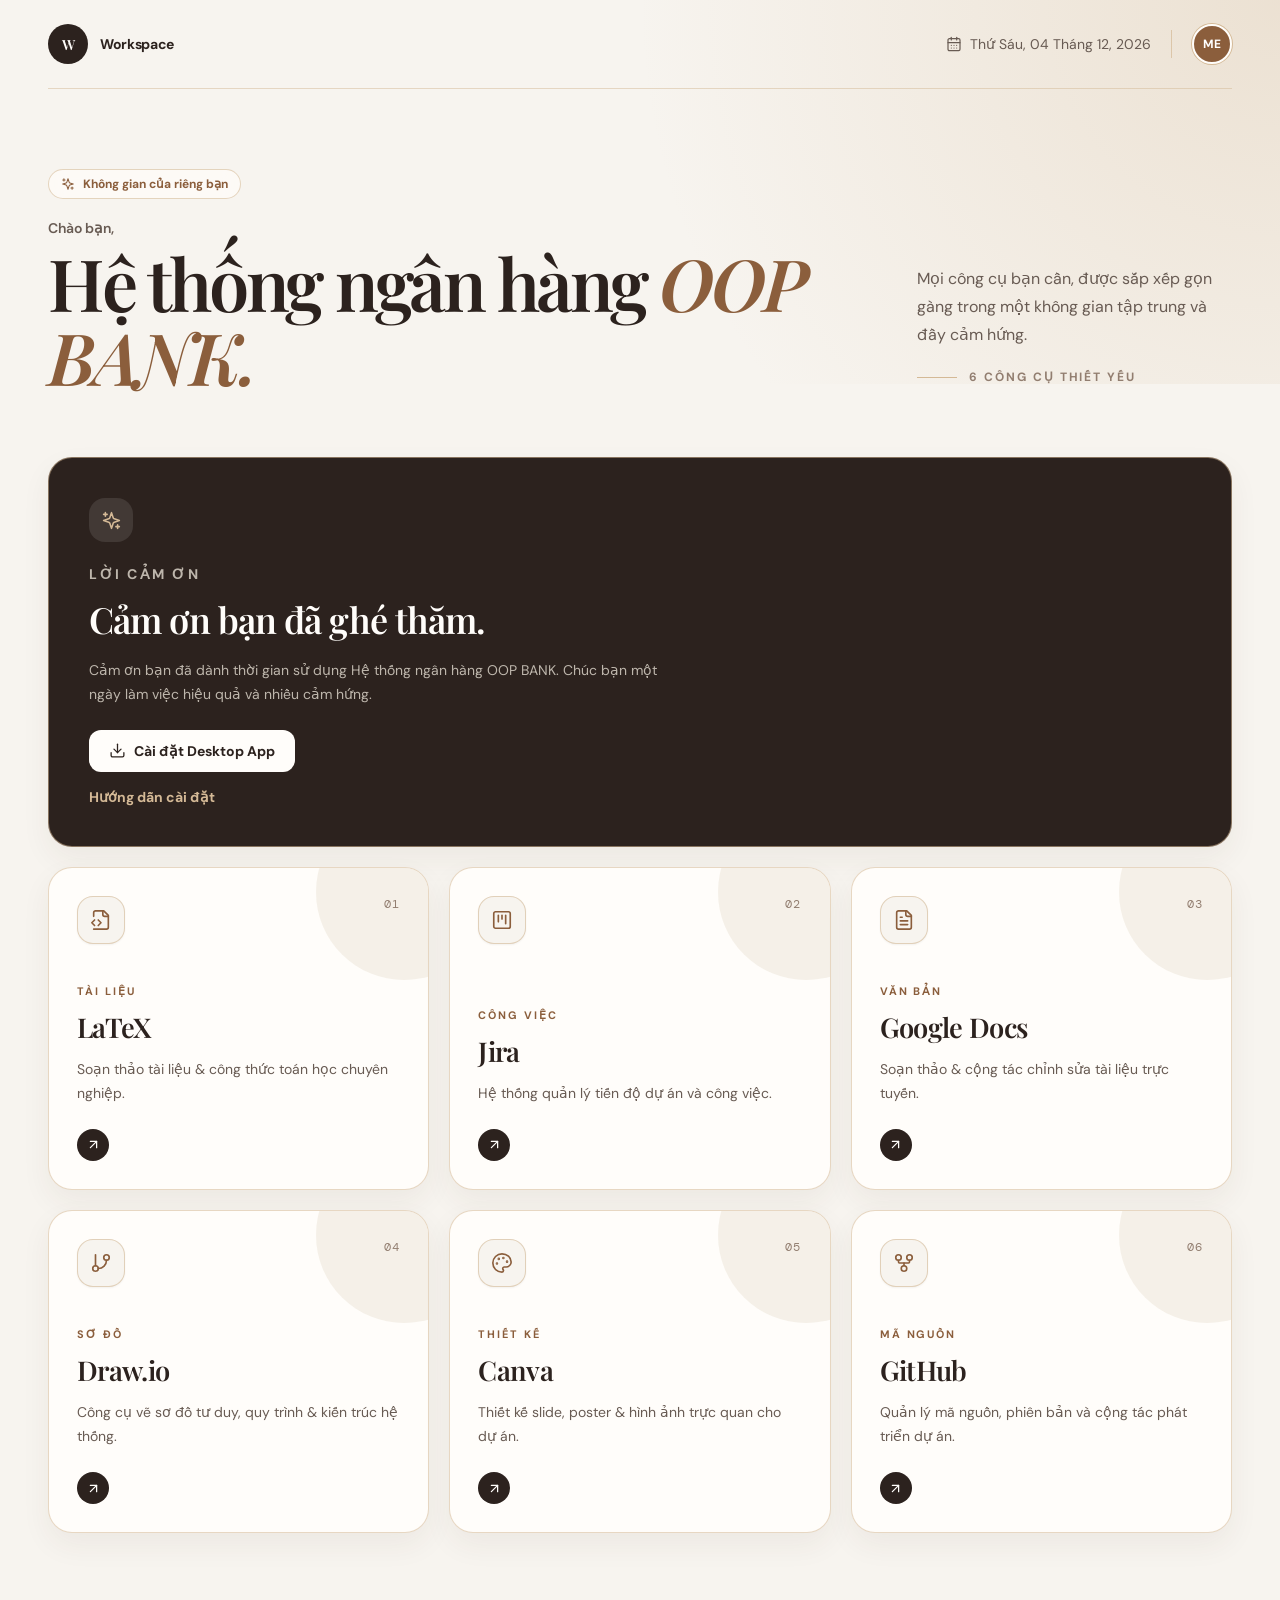
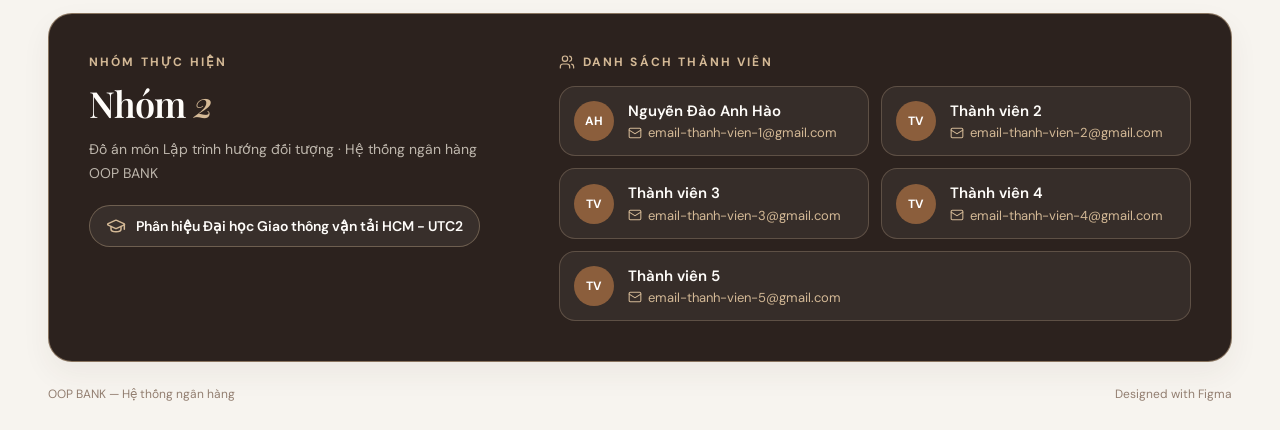
<file: docs/index.html>
<!DOCTYPE html>
<html lang="vi">
<head>
<meta charset="UTF-8">
<meta name="viewport" content="width=device-width, initial-scale=1, viewport-fit=cover">
<meta name="theme-color" content="#2c221e">
<link rel="manifest" href="manifest.json">
<link rel="icon" href="icon-192.png">
<title>OOP BANK</title>
<link rel="preconnect" href="https://fonts.googleapis.com">
<link rel="preconnect" href="https://fonts.gstatic.com" crossorigin>
<link href="https://fonts.googleapis.com/css2?family=DM+Mono:wght@400&family=DM+Sans:wght@400;500;600;700&family=Playfair+Display:ital,wght@0,600;1,600&display=swap" rel="stylesheet">
<style>
/* ============================================================
   Biến màu / font / bóng đổ
   ============================================================ */
:root {
  --cream: #f7f4ef;
  --ivory: #fffdfa;
  --sand: #efe8dc;
  --espresso: #2c221e;
  --coffee: #8b5e3c;
  --caramel: #d4b996;
  --taupe: #927e70;
  --brown-muted: #685b53;

  --font-sans: "DM Sans", sans-serif;
  --font-display: "Playfair Display", serif;
  --font-mono: "DM Mono", monospace;

  --shadow-card: 0 12px 30px rgba(73, 51, 37, 0.06);
  --shadow-card-hover: 0 20px 45px rgba(73, 51, 37, 0.12);

  /* màu có độ trong suốt */
  --caramel-45: rgba(212, 185, 150, 0.45);
  --caramel-50: rgba(212, 185, 150, 0.5);
  --caramel-55: rgba(212, 185, 150, 0.55);
  --caramel-60: rgba(212, 185, 150, 0.6);
  --caramel-70: rgba(212, 185, 150, 0.7);
  --sand-60: rgba(239, 232, 220, 0.6);
  --sand-70: rgba(239, 232, 220, 0.7);
}

/* ============================================================
   Reset & nền
   ============================================================ */
*, *::before, *::after { box-sizing: border-box; }
html { scroll-behavior: smooth; }
body {
  margin: 0;
  min-width: 320px;
  background: var(--cream);
  color: var(--espresso);
  font-family: var(--font-sans);
  text-rendering: optimizeLegibility;
  -webkit-font-smoothing: antialiased;
}
::selection { background: var(--caramel); color: var(--espresso); }
a { color: inherit; text-decoration: none; }
h1, h2, h3, p { margin: 0; }
button { font: inherit; cursor: pointer; border: 0; }
[hidden] { display: none !important; }

.i { fill: none; stroke: currentColor; stroke-width: 1.8; stroke-linecap: round; stroke-linejoin: round; flex-shrink: 0; }
.i-thin { stroke-width: 2; }
.display { font-family: var(--font-display); }

/* Vòng focus bàn phím */
a:focus-visible, button:focus-visible { outline: 2px solid var(--coffee); outline-offset: 2px; }

/* ============================================================
   TRANG CHỦ
   ============================================================ */
.home { position: relative; min-height: 100vh; overflow: hidden; background: var(--cream); }
.home-glow {
  position: absolute; inset: 0 0 auto 0; height: 24rem; pointer-events: none;
  background: radial-gradient(circle at top right, rgba(212, 185, 150, 0.32), transparent 48%);
}
.home-wrap {
  position: relative; display: flex; flex-direction: column;
  max-width: 80rem; min-height: 100vh; margin: 0 auto; padding: 0 1.25rem;
}

/* Header */
.top {
  display: flex; align-items: center; justify-content: space-between;
  padding: 1.25rem 0; border-bottom: 1px solid var(--caramel-50);
}
.brand { display: flex; align-items: center; gap: 0.75rem; border-radius: 999px; }
.brand-mark {
  display: flex; align-items: center; justify-content: center;
  width: 2.5rem; height: 2.5rem; border-radius: 50%;
  background: var(--espresso); color: var(--ivory);
  font: 600 0.875rem var(--font-display); transition: transform .2s;
}
.brand:hover .brand-mark { transform: rotate(6deg); }
.brand-name { display: none; font-size: 0.875rem; font-weight: 700; letter-spacing: -0.025em; }
.top-right { display: flex; align-items: center; gap: 0.75rem; }
.date {
  display: none; align-items: center; gap: 0.5rem;
  font-size: 0.875rem; text-transform: capitalize; color: var(--brown-muted);
}
.divider { width: 1px; height: 1.75rem; background: var(--caramel-70); }
.avatar {
  display: flex; align-items: center; justify-content: center;
  width: 2.5rem; height: 2.5rem; border-radius: 50%;
  border: 2px solid var(--ivory); background: var(--coffee); color: #fff;
  font-size: 0.75rem; font-weight: 700; box-shadow: 0 0 0 1px #D4B996;
}

/* Hero */
.home-main { flex: 1; padding: 3.5rem 0 4rem; }
.hero { display: grid; align-items: end; gap: 2.5rem; }
.pill {
  display: inline-flex; align-items: center; gap: 0.5rem; margin-bottom: 1.25rem;
  padding: 0.375rem 0.75rem; border-radius: 999px;
  border: 1px solid var(--caramel-60); background: rgba(255, 253, 250, 0.7);
  backdrop-filter: blur(8px); color: var(--coffee); font-size: 0.75rem; font-weight: 700;
}
.greet { margin-bottom: 0.5rem; font-size: 0.875rem; font-weight: 600; color: var(--brown-muted); }
.hero h1 {
  max-width: 48rem; font: 600 3rem/1.03 var(--font-display);
  letter-spacing: -0.045em; color: var(--espresso);
}
.hero h1 em { font-style: italic; color: var(--coffee); }
.hero-side { max-width: 28rem; }
.hero-side p { font-size: 1rem; line-height: 1.75rem; color: var(--brown-muted); }
.count {
  display: flex; align-items: center; gap: 0.75rem; margin-top: 1.25rem;
  font-size: 0.75rem; font-weight: 700; text-transform: uppercase;
  letter-spacing: 0.16em; color: var(--taupe);
}
.count::before { content: ""; width: 2.5rem; height: 1px; background: var(--caramel); }

/* Banner lời cảm ơn */
.banner {
  display: block; margin-top: 3rem; overflow: hidden; border-radius: 1.5rem;
  border: 1px solid var(--caramel-55); background: var(--espresso); color: var(--ivory);
  box-shadow: var(--shadow-card);
}
.banner-grid { display: grid; gap: 2rem; padding: 1.5rem; }
.banner-icon {
  display: flex; align-items: center; justify-content: center;
  width: 2.75rem; height: 2.75rem; margin-bottom: 1.25rem;
  border-radius: 1rem; background: rgba(255, 255, 255, 0.1); color: var(--caramel);
}
.kicker-light { font-size: 0.75rem; font-weight: 700; text-transform: uppercase; letter-spacing: 0.18em; color: var(--caramel); }
.banner h2 {
  max-width: 36rem; margin-top: 0.75rem;
  font: 600 1.875rem/1.2 var(--font-display); letter-spacing: -0.025em;
}
.banner p { max-width: 36rem; margin-top: 1rem; font-size: 0.875rem; line-height: 1.5rem; color: rgba(239, 232, 220, 0.75); }
/* Lưới công cụ */
.tools { display: grid; grid-template-columns: 1fr; gap: 1rem; margin-top: 1.25rem; }
.card {
  position: relative; display: flex; flex-direction: column; overflow: hidden;
  min-height: 18rem; padding: 1.5rem; border-radius: 1.5rem;
  border: 1px solid var(--caramel-55); background: var(--ivory); box-shadow: var(--shadow-card);
  transition: transform .3s, border-color .3s, box-shadow .3s;
}
.card:hover { transform: translateY(-0.25rem); border-color: rgba(139, 94, 60, 0.35); box-shadow: var(--shadow-card-hover); }
.card:focus-visible { outline: none; box-shadow: 0 0 0 4px var(--cream), 0 0 0 6px var(--coffee); }
.card-blob {
  position: absolute; top: -4rem; right: -4rem; width: 11rem; height: 11rem;
  border-radius: 50%; background: var(--sand-60); transition: transform .5s;
}
.card:hover .card-blob { transform: scale(1.25); }
.card-top { position: relative; display: flex; align-items: flex-start; justify-content: space-between; gap: 1rem; }
.card-icon {
  display: flex; align-items: center; justify-content: center;
  width: 3rem; height: 3rem; border-radius: 1rem;
  border: 1px solid var(--caramel-60); background: var(--cream); color: var(--coffee);
  box-shadow: 0 1px 2px rgba(0, 0, 0, 0.05);
}
.card-num { font: 400 0.75rem var(--font-mono); letter-spacing: 0.1em; color: var(--taupe); }
.card-body { position: relative; margin-top: auto; padding-top: 2.5rem; }
.card-label {
  display: block; margin-bottom: 0.75rem; font-size: 0.68rem; font-weight: 700;
  text-transform: uppercase; letter-spacing: 0.18em; color: var(--coffee);
}
.card h2 { font: 600 1.5rem/1.3 var(--font-display); letter-spacing: -0.025em; color: var(--espresso); }
.card p { max-width: 32rem; margin-top: 0.75rem; font-size: 0.875rem; line-height: 1.5rem; color: var(--brown-muted); }
.card-go { display: flex; align-items: center; gap: 0.5rem; margin-top: 1.5rem; font-size: 0.875rem; font-weight: 700; color: var(--espresso); }
.card-go span {
  display: flex; align-items: center; justify-content: center;
  width: 2rem; height: 2rem; border-radius: 50%;
  background: var(--espresso); color: var(--ivory); transition: transform .3s;
}
.card:hover .card-go span { transform: translate(0.25rem, -0.25rem); }

/* Footer */
.foot {
  display: flex; flex-direction: column; gap: 0.5rem; padding: 1.75rem 0;
  border-top: 1px solid var(--caramel-50); font-size: 0.75rem; color: var(--taupe);
}

/* Nút cài đặt + hộp thông báo trong banner */
.install {
  display: inline-flex; align-items: center; gap: 0.5rem; margin-top: 1.5rem;
  padding: 0.75rem 1.25rem; border-radius: 0.75rem;
  background: var(--ivory); color: var(--espresso);
  font-size: 0.875rem; font-weight: 700; transition: background-color .2s, transform .2s;
}
.install:hover { background: var(--sand); transform: translateY(-1px); }
.install:focus-visible { outline: 2px solid var(--caramel); outline-offset: 3px; }
.install-help {
  max-width: 36rem; margin-top: 1rem; padding: 0.75rem 1rem; border-radius: 0.75rem;
  background: rgba(255, 255, 255, 0.08); font-size: 0.875rem; line-height: 1.5rem;
  color: rgba(239, 232, 220, 0.85);
}
.install-help strong { color: var(--ivory); }
.install-guide { max-width: 36rem; margin-top: 1rem; font-size: 0.875rem; color: rgba(239, 232, 220, 0.85); }
.install-guide summary { display: inline-flex; align-items: center; cursor: pointer; font-weight: 700; color: var(--caramel); border-radius: 0.5rem; }
.install-guide summary:focus-visible { outline: 2px solid var(--caramel); outline-offset: 3px; }
.install-guide ol { margin: 0.75rem 0 0; padding: 0.875rem 1rem 0.875rem 2.25rem; border-radius: 0.75rem; background: rgba(255, 255, 255, 0.08); line-height: 1.5rem; }
.install-guide li + li { margin-top: 0.375rem; }
.install-guide strong { color: var(--ivory); }

/* ============================================================
   RESPONSIVE (mobile-first)
   ============================================================ */
@media (min-width: 640px) {
  .home-wrap { padding: 0 2rem; }
  .top { padding: 1.5rem 0; }
  .top-right { gap: 1.25rem; }
  .brand-name { display: block; }
  .home-main { padding-top: 5rem; }
  .hero h1 { font-size: 3.75rem; }
  .banner { margin-top: 4rem; }
  .banner-grid { padding: 2rem; }
  .banner h2 { font-size: 2.25rem; }
    .tools { grid-template-columns: repeat(2, 1fr); gap: 1.25rem; }
  .card { padding: 1.75rem; }
  .card h2 { font-size: 1.7rem; }
  .foot { flex-direction: row; align-items: center; justify-content: space-between; }

}

@media (min-width: 768px) {
  .date { display: flex; }
}

@media (min-width: 1024px) {
  .home-wrap { padding: 0 3rem; }
  .hero { grid-template-columns: 1.45fr 0.55fr; }
  .hero h1 { font-size: 4.5rem; }
  .hero-side { justify-self: end; padding-bottom: 0.5rem; }
  .banner-grid { padding: 2.5rem; }
  .tools { grid-template-columns: repeat(3, 1fr); }

}

@media (prefers-reduced-motion: reduce) {
  html { scroll-behavior: auto; }
  * { transition: none !important; }
}

/* ===== Footer: nhóm / trường / thành viên ===== */
@media (min-width: 640px) { .member-list .member:last-child:nth-child(odd) { grid-column: 1 / -1; } }
.team { margin-top: 1rem; padding-bottom: env(safe-area-inset-bottom, 0px); }
.team-card {
  display: grid; gap: 2rem; padding: 1.5rem; border-radius: 1.5rem;
  border: 1px solid var(--caramel-55); background: var(--espresso); color: var(--ivory);
  box-shadow: var(--shadow-card);
}
.team-info h2 { margin-top: 0.75rem; font: 600 1.75rem/1.2 var(--font-display); letter-spacing: -0.025em; }
.team-info h2 em { font-style: italic; color: var(--caramel); }
.team-sub { margin-top: 0.75rem; max-width: 26rem; font-size: 0.875rem; line-height: 1.5rem; color: rgba(239, 232, 220, 0.75); }
.team-school {
  display: inline-flex; align-items: center; gap: 0.625rem; margin-top: 1.25rem;
  padding: 0.625rem 1rem; border-radius: 999px;
  border: 1px solid rgba(212, 185, 150, 0.35); background: rgba(255, 255, 255, 0.06);
  font-size: 0.875rem; font-weight: 600; color: var(--ivory);
}
.team-school .i { color: var(--caramel); }
.team-list-title {
  display: flex; align-items: center; gap: 0.5rem; margin-bottom: 1rem;
  font-size: 0.75rem; font-weight: 700; text-transform: uppercase; letter-spacing: 0.18em; color: var(--caramel);
}
.member-list { display: grid; gap: 0.75rem; margin: 0; padding: 0; list-style: none; }
.member {
  display: flex; align-items: center; gap: 0.875rem; min-width: 0; padding: 0.875rem;
  border-radius: 1rem; border: 1px solid rgba(212, 185, 150, 0.25); background: rgba(255, 255, 255, 0.05);
}
.member-avatar {
  display: flex; align-items: center; justify-content: center; flex-shrink: 0;
  width: 2.5rem; height: 2.5rem; border-radius: 50%;
  background: var(--coffee); color: #fff; font-size: 0.75rem; font-weight: 700;
}
.member-text { display: flex; flex-direction: column; gap: 0.2rem; min-width: 0; }
.member-name { font-size: 0.9375rem; font-weight: 600; color: var(--ivory); }
.member-mail {
  display: inline-flex; align-items: center; gap: 0.375rem; min-width: 0;
  font-size: 0.8125rem; color: var(--caramel); transition: color .2s;
}
.member-mail span { overflow: hidden; text-overflow: ellipsis; white-space: nowrap; }
.member-mail:hover { color: var(--ivory); text-decoration: underline; }
.team-bottom {
  display: flex; flex-direction: column; gap: 0.5rem; padding: 1.5rem 0 1.75rem;
  font-size: 0.75rem; color: var(--taupe);
}
@media (min-width: 640px) {
  .team-card { padding: 2rem; }
  .member-list { grid-template-columns: repeat(2, minmax(0, 1fr)); }
  .team-bottom { flex-direction: row; align-items: center; justify-content: space-between; }
}
@media (min-width: 1024px) {
  .team-card { grid-template-columns: 0.8fr 1.2fr; gap: 3rem; padding: 2.5rem; }
  .team-info h2 { font-size: 2.25rem; }
}
</style>
</head>
<body>

<!-- Bộ biểu tượng (lucide) dùng chung -->
<svg width="0" height="0" style="position:absolute" aria-hidden="true">
  <symbol id="i-arrow-up-right" viewBox="0 0 24 24"><path d="M7 7h10v10"/><path d="M7 17 17 7"/></symbol>
  <symbol id="i-arrow-left" viewBox="0 0 24 24"><path d="m12 19-7-7 7-7"/><path d="M19 12H5"/></symbol>
  <symbol id="i-at-sign" viewBox="0 0 24 24"><circle cx="12" cy="12" r="4"/><path d="M16 8v5a3 3 0 0 0 6 0v-1a10 10 0 1 0-4 8"/></symbol>
  <symbol id="i-book" viewBox="0 0 24 24"><path d="M12 7v14"/><path d="M16 12h2"/><path d="M16 8h2"/><path d="M3 18a1 1 0 0 1-1-1V4a1 1 0 0 1 1-1h5a4 4 0 0 1 4 4 4 4 0 0 1 4-4h5a1 1 0 0 1 1 1v13a1 1 0 0 1-1 1h-6a3 3 0 0 0-3 3 3 3 0 0 0-3-3z"/><path d="M6 12h2"/><path d="M6 8h2"/></symbol>
  <symbol id="i-folder" viewBox="0 0 24 24"><path d="M20 20a2 2 0 0 0 2-2V8a2 2 0 0 0-2-2h-7.9a2 2 0 0 1-1.69-.9L9.6 3.9A2 2 0 0 0 7.93 3H4a2 2 0 0 0-2 2v13a2 2 0 0 0 2 2Z"/></symbol>
  <symbol id="i-palette" viewBox="0 0 24 24"><circle cx="13.5" cy="6.5" r=".5" fill="currentColor"/><circle cx="17.5" cy="10.5" r=".5" fill="currentColor"/><circle cx="8.5" cy="7.5" r=".5" fill="currentColor"/><circle cx="6.5" cy="12.5" r=".5" fill="currentColor"/><path d="M12 2C6.5 2 2 6.5 2 12s4.5 10 10 10c.926 0 1.648-.746 1.648-1.688 0-.437-.18-.835-.437-1.125-.29-.289-.438-.652-.438-1.125a1.64 1.64 0 0 1 1.668-1.668h1.996c3.051 0 5.555-2.503 5.555-5.554C21.965 6.012 17.461 2 12 2z"/></symbol>
  <symbol id="i-mail" viewBox="0 0 24 24"><rect width="20" height="16" x="2" y="4" rx="2"/><path d="m22 7-8.97 5.7a1.94 1.94 0 0 1-2.06 0L2 7"/></symbol>
  <symbol id="i-school" viewBox="0 0 24 24"><path d="M21.42 10.922a1 1 0 0 0-.019-1.838L12.83 5.18a2 2 0 0 0-1.66 0L2.6 9.08a1 1 0 0 0 0 1.832l8.57 3.908a2 2 0 0 0 1.66 0z"/><path d="M22 10v6"/><path d="M6 12.5V16a6 3 0 0 0 12 0v-3.5"/></symbol>
  <symbol id="i-users" viewBox="0 0 24 24"><path d="M16 21v-2a4 4 0 0 0-4-4H6a4 4 0 0 0-4 4v2"/><circle cx="9" cy="7" r="4"/><path d="M22 21v-2a4 4 0 0 0-3-3.87"/><path d="M16 3.13a4 4 0 0 1 0 7.75"/></symbol>
  <symbol id="i-calendar" viewBox="0 0 24 24"><path d="M8 2v4"/><path d="M16 2v4"/><rect width="18" height="18" x="3" y="4" rx="2"/><path d="M3 10h18"/><path d="M8 14h.01"/><path d="M12 14h.01"/><path d="M16 14h.01"/><path d="M8 18h.01"/><path d="M12 18h.01"/><path d="M16 18h.01"/></symbol>
  <symbol id="i-check" viewBox="0 0 24 24"><circle cx="12" cy="12" r="10"/><path d="m9 12 2 2 4-4"/></symbol>
  <symbol id="i-clock" viewBox="0 0 24 24"><circle cx="12" cy="12" r="10"/><path d="M12 6v6h4"/></symbol>
  <symbol id="i-download" viewBox="0 0 24 24"><path d="M21 15v4a2 2 0 0 1-2 2H5a2 2 0 0 1-2-2v-4"/><polyline points="7 10 12 15 17 10"/><line x1="12" x2="12" y1="15" y2="3"/></symbol>
  <symbol id="i-file-code" viewBox="0 0 24 24"><path d="M4 22h14a2 2 0 0 0 2-2V7l-5-5H6a2 2 0 0 0-2 2v4"/><path d="M14 2v4a2 2 0 0 0 2 2h4"/><path d="m5 12-3 3 3 3"/><path d="m9 18 3-3-3-3"/></symbol>
  <symbol id="i-file-text" viewBox="0 0 24 24"><path d="M15 2H6a2 2 0 0 0-2 2v16a2 2 0 0 0 2 2h12a2 2 0 0 0 2-2V7Z"/><path d="M14 2v4a2 2 0 0 0 2 2h4"/><path d="M10 9H8"/><path d="M16 13H8"/><path d="M16 17H8"/></symbol>
  <symbol id="i-git-branch" viewBox="0 0 24 24"><line x1="6" x2="6" y1="3" y2="15"/><circle cx="18" cy="6" r="3"/><circle cx="6" cy="18" r="3"/><path d="M18 9a9 9 0 0 1-9 9"/></symbol>
  <symbol id="i-git-fork" viewBox="0 0 24 24"><circle cx="12" cy="18" r="3"/><circle cx="6" cy="6" r="3"/><circle cx="18" cy="6" r="3"/><path d="M18 9v2c0 .6-.4 1-1 1H7c-.6 0-1-.4-1-1V9"/><path d="M12 12v3"/></symbol>
  <symbol id="i-kanban" viewBox="0 0 24 24"><rect width="18" height="18" x="3" y="3" rx="2"/><path d="M8 7v7"/><path d="M12 7v4"/><path d="M16 7v9"/></symbol>
  <symbol id="i-layers" viewBox="0 0 24 24"><path d="m12.83 2.18a2 2 0 0 0-1.66 0L2.6 6.08a1 1 0 0 0 0 1.83l8.58 3.91a2 2 0 0 0 1.66 0l8.58-3.9a1 1 0 0 0 0-1.83Z"/><path d="m22 17.65-9.17 4.16a2 2 0 0 1-1.66 0L2 17.65"/><path d="m22 12.65-9.17 4.16a2 2 0 0 1-1.66 0L2 12.65"/></symbol>
  <symbol id="i-sparkles" viewBox="0 0 24 24"><path d="m12 3-1.912 5.813a2 2 0 0 1-1.275 1.275L3 12l5.813 1.912a2 2 0 0 1 1.275 1.275L12 21l1.912-5.813a2 2 0 0 1 1.275-1.275L21 12l-5.813-1.912a2 2 0 0 1-1.275-1.275L12 3Z"/><path d="M5 3v4"/><path d="M19 17v4"/><path d="M3 5h4"/><path d="M17 19h4"/></symbol>
</svg>

<!-- ============================ TRANG CHỦ ============================ -->
<div class="home" id="view-home">
  <div class="home-glow" aria-hidden="true"></div>
  <div class="home-wrap">

    <header class="top">
      <a class="brand" href="#main-content" aria-label="Về đầu trang">
        <span class="brand-mark">W</span>
        <span class="brand-name">Workspace</span>
      </a>
      <div class="top-right">
        <div class="date">
          <svg class="i" width="16" height="16" aria-hidden="true"><use href="#i-calendar"/></svg>
          <time data-date></time>
        </div>
        <div class="divider" aria-hidden="true"></div>
        <div class="avatar" aria-label="Hồ sơ cá nhân">ME</div>
      </div>
    </header>

    <main class="home-main" id="main-content">
      <section class="hero">
        <div>
          <div class="pill">
            <svg class="i" width="14" height="14" aria-hidden="true"><use href="#i-sparkles"/></svg>
            Không gian của riêng bạn
          </div>
          <p class="greet">Chào bạn,</p>
          <h1>Hệ thống ngân hàng 
          <em>OOP BANK.</em></h1>
        </div>
        <div class="hero-side">
          <p>Mọi công cụ bạn cần, được sắp xếp gọn gàng trong một không gian tập trung và đầy cảm hứng.</p>
          <div class="count">6 công cụ thiết yếu</div>
        </div>
      </section>

      <section class="banner" aria-labelledby="thanks-title">
        <div class="banner-grid">
          <div>
            <div class="banner-icon">
              <svg class="i" width="21" height="21" aria-hidden="true"><use href="#i-sparkles"/></svg>
            </div>
            <p class="kicker-light">Lời cảm ơn</p>
            <h2 id="thanks-title">Cảm ơn bạn đã ghé thăm.</h2>
            <p>Cảm ơn bạn đã dành thời gian sử dụng Hệ thống ngân hàng OOP BANK. Chúc bạn một ngày làm việc hiệu quả và nhiều cảm hứng.</p>
            <button class="install" type="button" id="install-btn">
              <svg class="i" width="17" height="17" aria-hidden="true"><use href="#i-download"/></svg>
              Cài đặt Desktop App
            </button>
            <div class="install-help" id="install-help" role="status" hidden></div>
            <details class="install-guide">
              <summary>Hướng dẫn cài đặt</summary>
              <ol>
                <li>Mở trang bằng <strong>Google Chrome</strong> trên máy tính.</li>
                <li>Bấm nút <strong>Cài đặt Desktop App</strong>, hoặc bấm biểu tượng cài đặt ở cuối thanh địa chỉ.</li>
                <li>Nếu chưa thấy, bấm menu <strong>⋮</strong> → <strong>Truyền, lưu và chia sẻ</strong> → <strong>Cài đặt trang dưới dạng ứng dụng</strong>.</li>
                <li>Trong hộp thoại hiện ra, chọn <strong>Cài đặt</strong>.</li>
                <li>Ứng dụng mở trong cửa sổ riêng và có lối tắt ở màn hình Desktop hoặc menu Start.</li>
              </ol>
            </details>
          </div>
        </div>
      </section>

      <section class="tools" aria-label="Công cụ truy cập nhanh">
        <a class="card" href="https://www.overleaf.com/read/myvkdgyjyjrk#f0bff0" target="_blank" rel="noreferrer" aria-label="Truy cập LaTeX">
          <div class="card-blob" aria-hidden="true"></div>
          <div class="card-top">
            <div class="card-icon"><svg class="i" width="22" height="22" aria-hidden="true"><use href="#i-file-code"/></svg></div>
            <span class="card-num">01</span>
          </div>
          <div class="card-body">
            <span class="card-label">Tài liệu</span>
            <h2>LaTeX</h2>
            <p>Soạn thảo tài liệu &amp; công thức toán học chuyên nghiệp.</p>
            <div class="card-go"><span><svg class="i i-thin" width="15" height="15" aria-hidden="true"><use href="#i-arrow-up-right"/></svg></span></div>
          </div>
        </a>

        <a class="card" href="https://oop0000.atlassian.net/jira/software/projects/KAN/boards/1?filter=&groupBy=none&atlOrigin=eyJpIjoiOGZhM2Y0NjE0MTY4NGE3ZDhmODIwOWI1ODJiZjIzZjgiLCJwIjoiaiJ9" target="_blank" rel="noreferrer" aria-label="Truy cập Jira">
          <div class="card-blob" aria-hidden="true"></div>
          <div class="card-top">
            <div class="card-icon"><svg class="i" width="22" height="22" aria-hidden="true"><use href="#i-kanban"/></svg></div>
            <span class="card-num">02</span>
          </div>
          <div class="card-body">
            <span class="card-label">Công việc</span>
            <h2>Jira</h2>
            <p>Hệ thống quản lý tiến độ dự án và công việc.</p>
            <div class="card-go"><span><svg class="i i-thin" width="15" height="15" aria-hidden="true"><use href="#i-arrow-up-right"/></svg></span></div>
          </div>
        </a>

        <a class="card" href="https://docs.google.com/document/" target="_blank" rel="noreferrer" aria-label="Truy cập Google Docs">
          <div class="card-blob" aria-hidden="true"></div>
          <div class="card-top">
            <div class="card-icon"><svg class="i" width="22" height="22" aria-hidden="true"><use href="#i-file-text"/></svg></div>
            <span class="card-num">03</span>
          </div>
          <div class="card-body">
            <span class="card-label">Văn bản</span>
            <h2>Google Docs</h2>
            <p>Soạn thảo &amp; cộng tác chỉnh sửa tài liệu trực tuyến.</p>
            <div class="card-go"><span><svg class="i i-thin" width="15" height="15" aria-hidden="true"><use href="#i-arrow-up-right"/></svg></span></div>
          </div>
        </a>

        <a class="card" href="https://app.diagrams.net/#G19spE7ShPRn66avCzXTgJ5nuf-4_BZD7K#%7B%22pageId%22%3A%22Ua6BmohU2MjlQ1Si-Ahx%22%7D" target="_blank" rel="noreferrer" aria-label="Truy cập Draw.io">
          <div class="card-blob" aria-hidden="true"></div>
          <div class="card-top">
            <div class="card-icon"><svg class="i" width="22" height="22" aria-hidden="true"><use href="#i-git-branch"/></svg></div>
            <span class="card-num">04</span>
          </div>
          <div class="card-body">
            <span class="card-label">Sơ đồ</span>
            <h2>Draw.io</h2>
            <p>Công cụ vẽ sơ đồ tư duy, quy trình &amp; kiến trúc hệ thống.</p>
            <div class="card-go"><span><svg class="i i-thin" width="15" height="15" aria-hidden="true"><use href="#i-arrow-up-right"/></svg></span></div>
          </div>
        </a>

        <a class="card" href="https://www.canva.com/" target="_blank" rel="noreferrer" aria-label="Truy cập Canva">
          <div class="card-blob" aria-hidden="true"></div>
          <div class="card-top">
            <div class="card-icon"><svg class="i" width="22" height="22" aria-hidden="true"><use href="#i-palette"/></svg></div>
            <span class="card-num">05</span>
          </div>
          <div class="card-body">
            <span class="card-label">Thiết kế</span>
            <h2>Canva</h2>
            <p>Thiết kế slide, poster &amp; hình ảnh trực quan cho dự án.</p>
            <div class="card-go"><span><svg class="i i-thin" width="15" height="15" aria-hidden="true"><use href="#i-arrow-up-right"/></svg></span></div>
          </div>
        </a>

        <a class="card" href="https://github.com/anhhao03102007/BTL_OOP.git" target="_blank" rel="noreferrer" aria-label="Truy cập GitHub">
          <div class="card-blob" aria-hidden="true"></div>
          <div class="card-top">
            <div class="card-icon"><svg class="i" width="22" height="22" aria-hidden="true"><use href="#i-git-fork"/></svg></div>
            <span class="card-num">06</span>
          </div>
          <div class="card-body">
            <span class="card-label">Mã nguồn</span>
            <h2>GitHub</h2>
            <p>Quản lý mã nguồn, phiên bản và cộng tác phát triển dự án.</p>
            <div class="card-go"><span><svg class="i i-thin" width="15" height="15" aria-hidden="true"><use href="#i-arrow-up-right"/></svg></span></div>
          </div>
        </a>
      </section>
    </main>

    <footer class="team" aria-labelledby="team-title">
      <div class="team-card">
        <div class="team-info">
          <p class="kicker-light">Nhóm thực hiện</p>
          <h2 id="team-title">Nhóm <em>2</em></h2>
          <p class="team-sub">Đồ án môn Lập trình hướng đối tượng · Hệ thống ngân hàng OOP BANK</p>
          <div class="team-school">
            <svg class="i" width="20" height="20" aria-hidden="true"><use href="#i-school"/></svg>
            <span>Phân hiệu Đại học Giao thông vận tải HCM - UTC2</span>
          </div>
        </div>
        <div class="team-members">
          <p class="team-list-title"><svg class="i" width="16" height="16" aria-hidden="true"><use href="#i-users"/></svg> Danh sách thành viên</p>
          <ul class="member-list">
          <li class="member">
            <span class="member-avatar" aria-hidden="true">AH</span>
            <div class="member-text">
              <span class="member-name">Nguyễn Đào Anh Hào</span>
              <a class="member-mail" href="mailto:email-thanh-vien-1@gmail.com"><svg class="i" width="14" height="14" aria-hidden="true"><use href="#i-mail"/></svg><span>email-thanh-vien-1@gmail.com</span></a>
            </div>
          </li>
          <li class="member">
            <span class="member-avatar" aria-hidden="true">TV</span>
            <div class="member-text">
              <span class="member-name">Thành viên 2</span>
              <a class="member-mail" href="mailto:email-thanh-vien-2@gmail.com"><svg class="i" width="14" height="14" aria-hidden="true"><use href="#i-mail"/></svg><span>email-thanh-vien-2@gmail.com</span></a>
            </div>
          </li>
          <li class="member">
            <span class="member-avatar" aria-hidden="true">TV</span>
            <div class="member-text">
              <span class="member-name">Thành viên 3</span>
              <a class="member-mail" href="mailto:email-thanh-vien-3@gmail.com"><svg class="i" width="14" height="14" aria-hidden="true"><use href="#i-mail"/></svg><span>email-thanh-vien-3@gmail.com</span></a>
            </div>
          </li>
          <li class="member">
            <span class="member-avatar" aria-hidden="true">TV</span>
            <div class="member-text">
              <span class="member-name">Thành viên 4</span>
              <a class="member-mail" href="mailto:email-thanh-vien-4@gmail.com"><svg class="i" width="14" height="14" aria-hidden="true"><use href="#i-mail"/></svg><span>email-thanh-vien-4@gmail.com</span></a>
            </div>
          </li>
            <li class="member">
            <span class="member-avatar" aria-hidden="true">TV</span>
            <div class="member-text">
              <span class="member-name">Thành viên 5</span>
              <a class="member-mail" href="mailto:email-thanh-vien-5@gmail.com"><svg class="i" width="14" height="14" aria-hidden="true"><use href="#i-mail"/></svg><span>email-thanh-vien-5@gmail.com</span></a>
            </div>
          </li>
          </ul>
        </div>
      </div>
      <div class="team-bottom">
        <p>OOP BANK &mdash; Hệ thống ngân hàng</p>
        <p>Designed with Figma</p>
      </div>
    </footer>
  </div>
</div>

<script>
(function () {
  // Ngày hiển thị (tiếng Việt)
  var today = new Date();
  var dateText = new Intl.DateTimeFormat('vi-VN', {
    weekday: 'long', day: '2-digit', month: 'long', year: 'numeric'
  }).format(today);
  document.querySelectorAll('[data-date]').forEach(function (el) {
    el.textContent = dateText;
    if (el.tagName === 'TIME') el.setAttribute('datetime', today.toISOString());
  });

  // Mở một đường dẫn trong tab mới (nếu bị chặn popup thì mở ngay trong tab này)
  function openLink(url) {
    var win = window.open(url, '_blank');
    if (win) win.opener = null;
    else window.location.href = url;
  }

  // Bấm vào ô công cụ -> mở đường liên kết
  document.querySelectorAll('.card[href]').forEach(function (card) {
    card.addEventListener('click', function (e) {
      // Giữ hành vi mặc định khi bấm giữa / Ctrl / Cmd / Shift / Alt
      if (e.defaultPrevented || e.button !== 0 || e.ctrlKey || e.metaKey || e.shiftKey || e.altKey) return;
      e.preventDefault();
      openLink(card.href);
    });
  });

  // Cài đặt như ứng dụng desktop bằng Chrome (PWA)
  var deferredPrompt = null;
  var help = document.getElementById('install-help');
  var btn = document.getElementById('install-btn');
  function show(msg) { help.innerHTML = msg; help.hidden = false; }

  window.addEventListener('beforeinstallprompt', function (e) {
    e.preventDefault();
    deferredPrompt = e;
  });
  window.addEventListener('appinstalled', function () {
    deferredPrompt = null;
    show('Đã cài đặt thành công! Bạn có thể mở ứng dụng từ màn hình Desktop hoặc menu Start.');
  });

  btn.addEventListener('click', function () {
    if (deferredPrompt) {
      deferredPrompt.prompt();
      deferredPrompt.userChoice.then(function (choice) {
        deferredPrompt = null;
        if (choice.outcome === 'accepted') help.hidden = true;
        else show('Bạn đã huỷ cài đặt. Bấm lại nút để thử lần nữa.');
      });
      return;
    }
    show('Chưa thể cài đặt tự động. Hãy mở trang bằng <strong>Google Chrome</strong>, bấm menu <strong>⋮</strong> → <strong>Truyền, lưu và chia sẻ</strong> → <strong>Cài đặt trang dưới dạng ứng dụng</strong>.');
  });

  // Đăng ký service worker (chỉ khi chạy từ web https hoặc localhost)
  if ('serviceWorker' in navigator && location.protocol.indexOf('http') === 0) {
    navigator.serviceWorker.register('sw.js').catch(function () {});
  }
})();
</script>
</body>
</html>
</file>
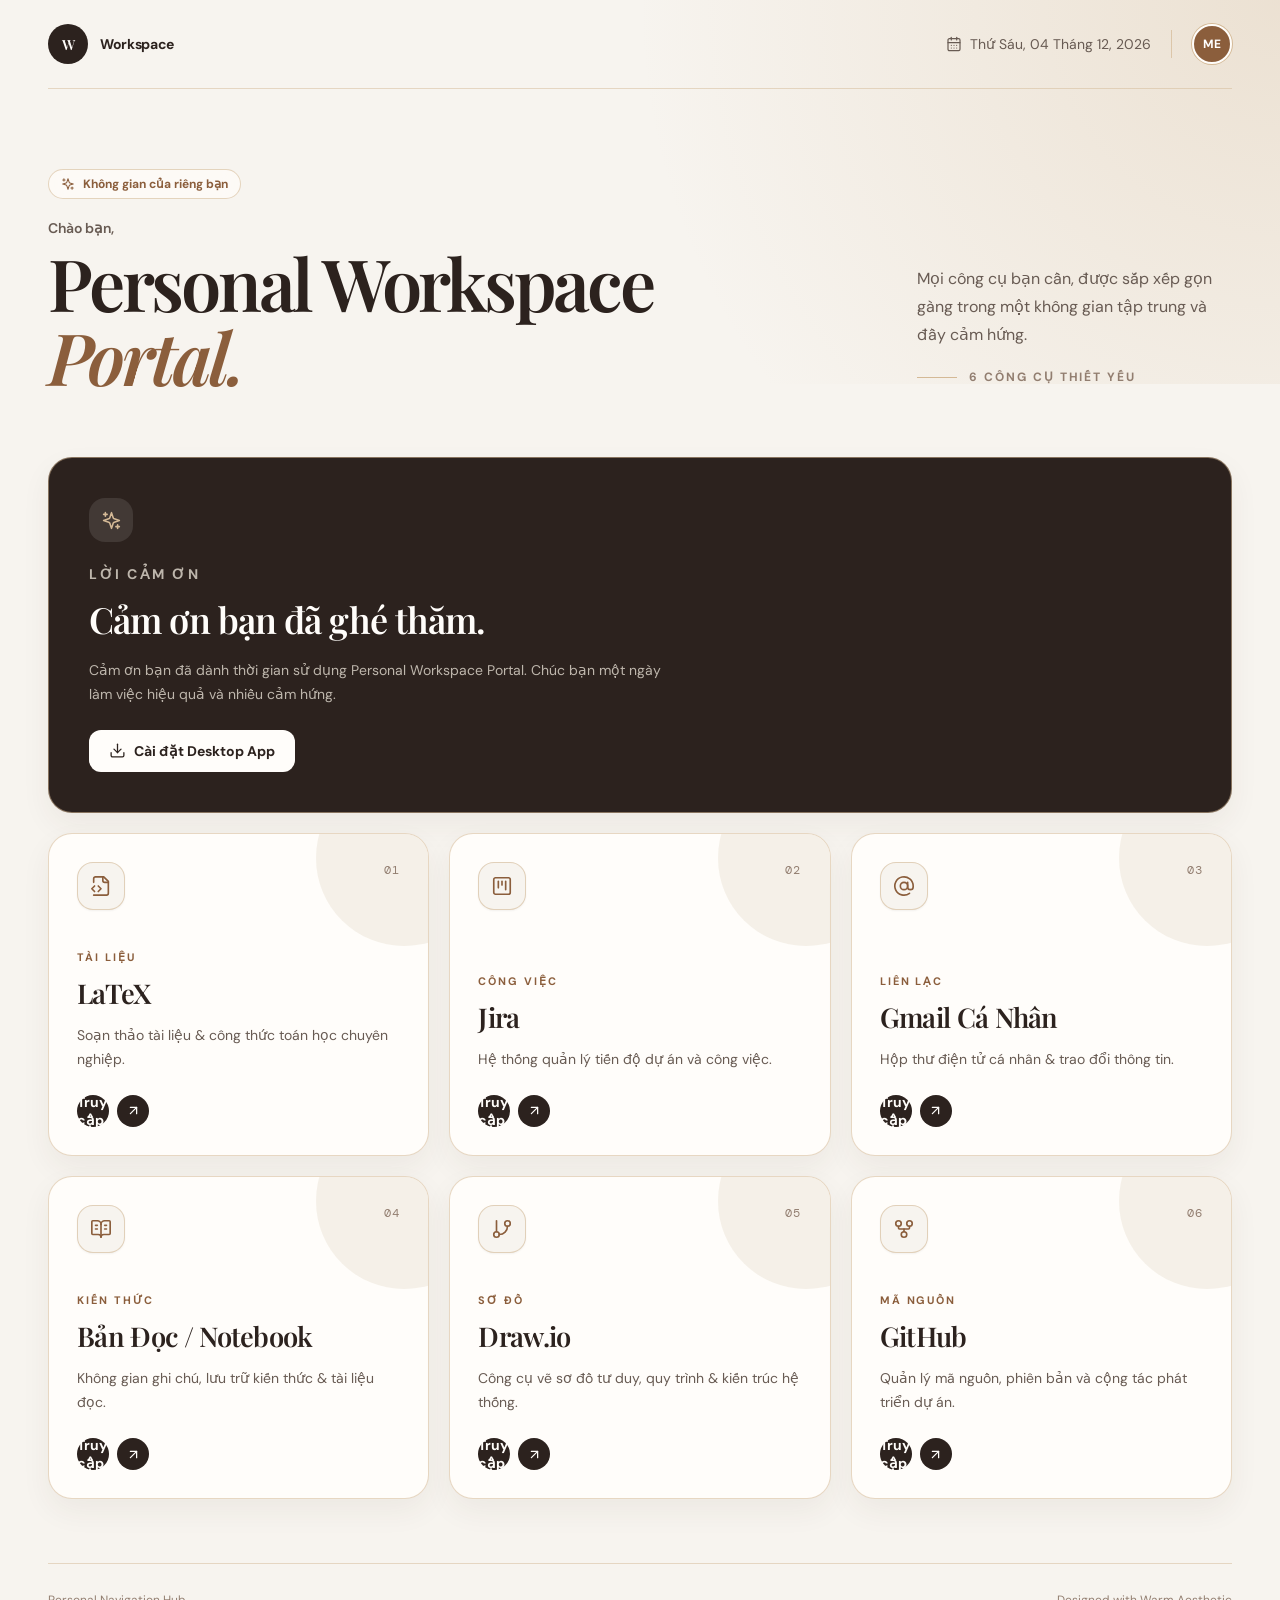
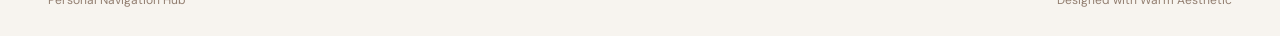
<file: website/index.html>
<!DOCTYPE html>
<html lang="vi">
<head>
<meta charset="UTF-8">
<meta name="viewport" content="width=device-width, initial-scale=1">
<title>Personal Workspace Portal</title>
<link rel="preconnect" href="https://fonts.googleapis.com">
<link rel="preconnect" href="https://fonts.gstatic.com" crossorigin>
<link href="https://fonts.googleapis.com/css2?family=DM+Mono:wght@400&family=DM+Sans:wght@400;500;600;700&family=Playfair+Display:ital,wght@0,600;1,600&display=swap" rel="stylesheet">
<link rel="stylesheet" href="style.css">
</head>
<body>

<!-- Bộ biểu tượng (lucide) dùng chung -->
<svg width="0" height="0" style="position:absolute" aria-hidden="true">
  <symbol id="i-arrow-up-right" viewBox="0 0 24 24"><path d="M7 7h10v10"/><path d="M7 17 17 7"/></symbol>
  <symbol id="i-arrow-left" viewBox="0 0 24 24"><path d="m12 19-7-7 7-7"/><path d="M19 12H5"/></symbol>
  <symbol id="i-at-sign" viewBox="0 0 24 24"><circle cx="12" cy="12" r="4"/><path d="M16 8v5a3 3 0 0 0 6 0v-1a10 10 0 1 0-4 8"/></symbol>
  <symbol id="i-book" viewBox="0 0 24 24"><path d="M12 7v14"/><path d="M16 12h2"/><path d="M16 8h2"/><path d="M3 18a1 1 0 0 1-1-1V4a1 1 0 0 1 1-1h5a4 4 0 0 1 4 4 4 4 0 0 1 4-4h5a1 1 0 0 1 1 1v13a1 1 0 0 1-1 1h-6a3 3 0 0 0-3 3 3 3 0 0 0-3-3z"/><path d="M6 12h2"/><path d="M6 8h2"/></symbol>
  <symbol id="i-calendar" viewBox="0 0 24 24"><path d="M8 2v4"/><path d="M16 2v4"/><rect width="18" height="18" x="3" y="4" rx="2"/><path d="M3 10h18"/><path d="M8 14h.01"/><path d="M12 14h.01"/><path d="M16 14h.01"/><path d="M8 18h.01"/><path d="M12 18h.01"/><path d="M16 18h.01"/></symbol>
  <symbol id="i-check" viewBox="0 0 24 24"><circle cx="12" cy="12" r="10"/><path d="m9 12 2 2 4-4"/></symbol>
  <symbol id="i-clock" viewBox="0 0 24 24"><circle cx="12" cy="12" r="10"/><path d="M12 6v6h4"/></symbol>
  <symbol id="i-download" viewBox="0 0 24 24"><path d="M21 15v4a2 2 0 0 1-2 2H5a2 2 0 0 1-2-2v-4"/><polyline points="7 10 12 15 17 10"/><line x1="12" x2="12" y1="15" y2="3"/></symbol>
  <symbol id="i-file-code" viewBox="0 0 24 24"><path d="M4 22h14a2 2 0 0 0 2-2V7l-5-5H6a2 2 0 0 0-2 2v4"/><path d="M14 2v4a2 2 0 0 0 2 2h4"/><path d="m5 12-3 3 3 3"/><path d="m9 18 3-3-3-3"/></symbol>
  <symbol id="i-file-text" viewBox="0 0 24 24"><path d="M15 2H6a2 2 0 0 0-2 2v16a2 2 0 0 0 2 2h12a2 2 0 0 0 2-2V7Z"/><path d="M14 2v4a2 2 0 0 0 2 2h4"/><path d="M10 9H8"/><path d="M16 13H8"/><path d="M16 17H8"/></symbol>
  <symbol id="i-git-branch" viewBox="0 0 24 24"><line x1="6" x2="6" y1="3" y2="15"/><circle cx="18" cy="6" r="3"/><circle cx="6" cy="18" r="3"/><path d="M18 9a9 9 0 0 1-9 9"/></symbol>
  <symbol id="i-git-fork" viewBox="0 0 24 24"><circle cx="12" cy="18" r="3"/><circle cx="6" cy="6" r="3"/><circle cx="18" cy="6" r="3"/><path d="M18 9v2c0 .6-.4 1-1 1H7c-.6 0-1-.4-1-1V9"/><path d="M12 12v3"/></symbol>
  <symbol id="i-kanban" viewBox="0 0 24 24"><rect width="18" height="18" x="3" y="3" rx="2"/><path d="M8 7v7"/><path d="M12 7v4"/><path d="M16 7v9"/></symbol>
  <symbol id="i-layers" viewBox="0 0 24 24"><path d="m12.83 2.18a2 2 0 0 0-1.66 0L2.6 6.08a1 1 0 0 0 0 1.83l8.58 3.91a2 2 0 0 0 1.66 0l8.58-3.9a1 1 0 0 0 0-1.83Z"/><path d="m22 17.65-9.17 4.16a2 2 0 0 1-1.66 0L2 17.65"/><path d="m22 12.65-9.17 4.16a2 2 0 0 1-1.66 0L2 12.65"/></symbol>
  <symbol id="i-sparkles" viewBox="0 0 24 24"><path d="m12 3-1.912 5.813a2 2 0 0 1-1.275 1.275L3 12l5.813 1.912a2 2 0 0 1 1.275 1.275L12 21l1.912-5.813a2 2 0 0 1 1.275-1.275L21 12l-5.813-1.912a2 2 0 0 1-1.275-1.275L12 3Z"/><path d="M5 3v4"/><path d="M19 17v4"/><path d="M3 5h4"/><path d="M17 19h4"/></symbol>
</svg>

<!-- ============================ TRANG CHỦ ============================ -->
<div class="home" id="view-home">
  <div class="home-glow" aria-hidden="true"></div>
  <div class="home-wrap">

    <header class="top">
      <a class="brand" href="#main-content" aria-label="Về đầu trang">
        <span class="brand-mark">W</span>
        <span class="brand-name">Workspace</span>
      </a>
      <div class="top-right">
        <div class="date">
          <svg class="i" width="16" height="16" aria-hidden="true"><use href="#i-calendar"/></svg>
          <time data-date></time>
        </div>
        <div class="divider" aria-hidden="true"></div>
        <div class="avatar" aria-label="Hồ sơ cá nhân">ME</div>
      </div>
    </header>

    <main class="home-main" id="main-content">
      <section class="hero">
        <div>
          <div class="pill">
            <svg class="i" width="14" height="14" aria-hidden="true"><use href="#i-sparkles"/></svg>
            Không gian của riêng bạn
          </div>
          <p class="greet">Chào bạn,</p>
          <h1>Personal Workspace <em>Portal.</em></h1>
        </div>
        <div class="hero-side">
          <p>Mọi công cụ bạn cần, được sắp xếp gọn gàng trong một không gian tập trung và đầy cảm hứng.</p>
          <div class="count">6 công cụ thiết yếu</div>
        </div>
      </section>

      <section class="banner" aria-labelledby="thanks-title">
        <div class="banner-grid">
          <div>
            <div class="banner-icon">
              <svg class="i" width="21" height="21" aria-hidden="true"><use href="#i-sparkles"/></svg>
            </div>
            <p class="kicker-light">Lời cảm ơn</p>
            <h2 id="thanks-title">Cảm ơn bạn đã ghé thăm.</h2>
            <p>Cảm ơn bạn đã dành thời gian sử dụng Personal Workspace Portal. Chúc bạn một ngày làm việc hiệu quả và nhiều cảm hứng.</p>
            <button class="install" type="button" id="install-btn">
              <svg class="i" width="17" height="17" aria-hidden="true"><use href="#i-download"/></svg>
              Cài đặt Desktop App
            </button>
            <div class="install-help" id="install-help" role="status" hidden></div>
          </div>
        </div>
      </section>

      <section class="tools" aria-label="Công cụ truy cập nhanh">
        <a class="card" href="https://www.overleaf.com/" target="_blank" rel="noreferrer" aria-label="Truy cập LaTeX">
          <div class="card-blob" aria-hidden="true"></div>
          <div class="card-top">
            <div class="card-icon"><svg class="i" width="22" height="22" aria-hidden="true"><use href="#i-file-code"/></svg></div>
            <span class="card-num">01</span>
          </div>
          <div class="card-body">
            <span class="card-label">Tài liệu</span>
            <h2>LaTeX</h2>
            <p>Soạn thảo tài liệu &amp; công thức toán học chuyên nghiệp.</p>
            <div class="card-go"><span>Truy cập</span><span><svg class="i i-thin" width="15" height="15" aria-hidden="true"><use href="#i-arrow-up-right"/></svg></span></div>
          </div>
        </a>

        <a class="card" href="https://www.atlassian.com/software/jira" target="_blank" rel="noreferrer" aria-label="Truy cập Jira">
          <div class="card-blob" aria-hidden="true"></div>
          <div class="card-top">
            <div class="card-icon"><svg class="i" width="22" height="22" aria-hidden="true"><use href="#i-kanban"/></svg></div>
            <span class="card-num">02</span>
          </div>
          <div class="card-body">
            <span class="card-label">Công việc</span>
            <h2>Jira</h2>
            <p>Hệ thống quản lý tiến độ dự án và công việc.</p>
            <div class="card-go"><span>Truy cập</span><span><svg class="i i-thin" width="15" height="15" aria-hidden="true"><use href="#i-arrow-up-right"/></svg></span></div>
          </div>
        </a>

        <a class="card" href="https://mail.google.com/" target="_blank" rel="noreferrer" aria-label="Truy cập Gmail Cá Nhân">
          <div class="card-blob" aria-hidden="true"></div>
          <div class="card-top">
            <div class="card-icon"><svg class="i" width="22" height="22" aria-hidden="true"><use href="#i-at-sign"/></svg></div>
            <span class="card-num">03</span>
          </div>
          <div class="card-body">
            <span class="card-label">Liên lạc</span>
            <h2>Gmail Cá Nhân</h2>
            <p>Hộp thư điện tử cá nhân &amp; trao đổi thông tin.</p>
            <div class="card-go"><span>Truy cập</span><span><svg class="i i-thin" width="15" height="15" aria-hidden="true"><use href="#i-arrow-up-right"/></svg></span></div>
          </div>
        </a>

        <a class="card" href="https://notebooklm.google.com/" target="_blank" rel="noreferrer" aria-label="Truy cập Bản Đọc / Notebook">
          <div class="card-blob" aria-hidden="true"></div>
          <div class="card-top">
            <div class="card-icon"><svg class="i" width="22" height="22" aria-hidden="true"><use href="#i-book"/></svg></div>
            <span class="card-num">04</span>
          </div>
          <div class="card-body">
            <span class="card-label">Kiến thức</span>
            <h2>Bản Đọc / Notebook</h2>
            <p>Không gian ghi chú, lưu trữ kiến thức &amp; tài liệu đọc.</p>
            <div class="card-go"><span>Truy cập</span><span><svg class="i i-thin" width="15" height="15" aria-hidden="true"><use href="#i-arrow-up-right"/></svg></span></div>
          </div>
        </a>

        <a class="card" href="https://app.diagrams.net/" target="_blank" rel="noreferrer" aria-label="Truy cập Draw.io">
          <div class="card-blob" aria-hidden="true"></div>
          <div class="card-top">
            <div class="card-icon"><svg class="i" width="22" height="22" aria-hidden="true"><use href="#i-git-branch"/></svg></div>
            <span class="card-num">05</span>
          </div>
          <div class="card-body">
            <span class="card-label">Sơ đồ</span>
            <h2>Draw.io</h2>
            <p>Công cụ vẽ sơ đồ tư duy, quy trình &amp; kiến trúc hệ thống.</p>
            <div class="card-go"><span>Truy cập</span><span><svg class="i i-thin" width="15" height="15" aria-hidden="true"><use href="#i-arrow-up-right"/></svg></span></div>
          </div>
        </a>

        <a class="card" href="https://github.com/" target="_blank" rel="noreferrer" aria-label="Truy cập GitHub">
          <div class="card-blob" aria-hidden="true"></div>
          <div class="card-top">
            <div class="card-icon"><svg class="i" width="22" height="22" aria-hidden="true"><use href="#i-git-fork"/></svg></div>
            <span class="card-num">06</span>
          </div>
          <div class="card-body">
            <span class="card-label">Mã nguồn</span>
            <h2>GitHub</h2>
            <p>Quản lý mã nguồn, phiên bản và cộng tác phát triển dự án.</p>
            <div class="card-go"><span>Truy cập</span><span><svg class="i i-thin" width="15" height="15" aria-hidden="true"><use href="#i-arrow-up-right"/></svg></span></div>
          </div>
        </a>
      </section>
    </main>

    <footer class="foot">
      <p>Personal Navigation Hub</p>
      <p>Designed with Warm Aesthetic</p>
    </footer>
  </div>
</div>

<script src="script.js"></script>
</body>
</html>
</file>
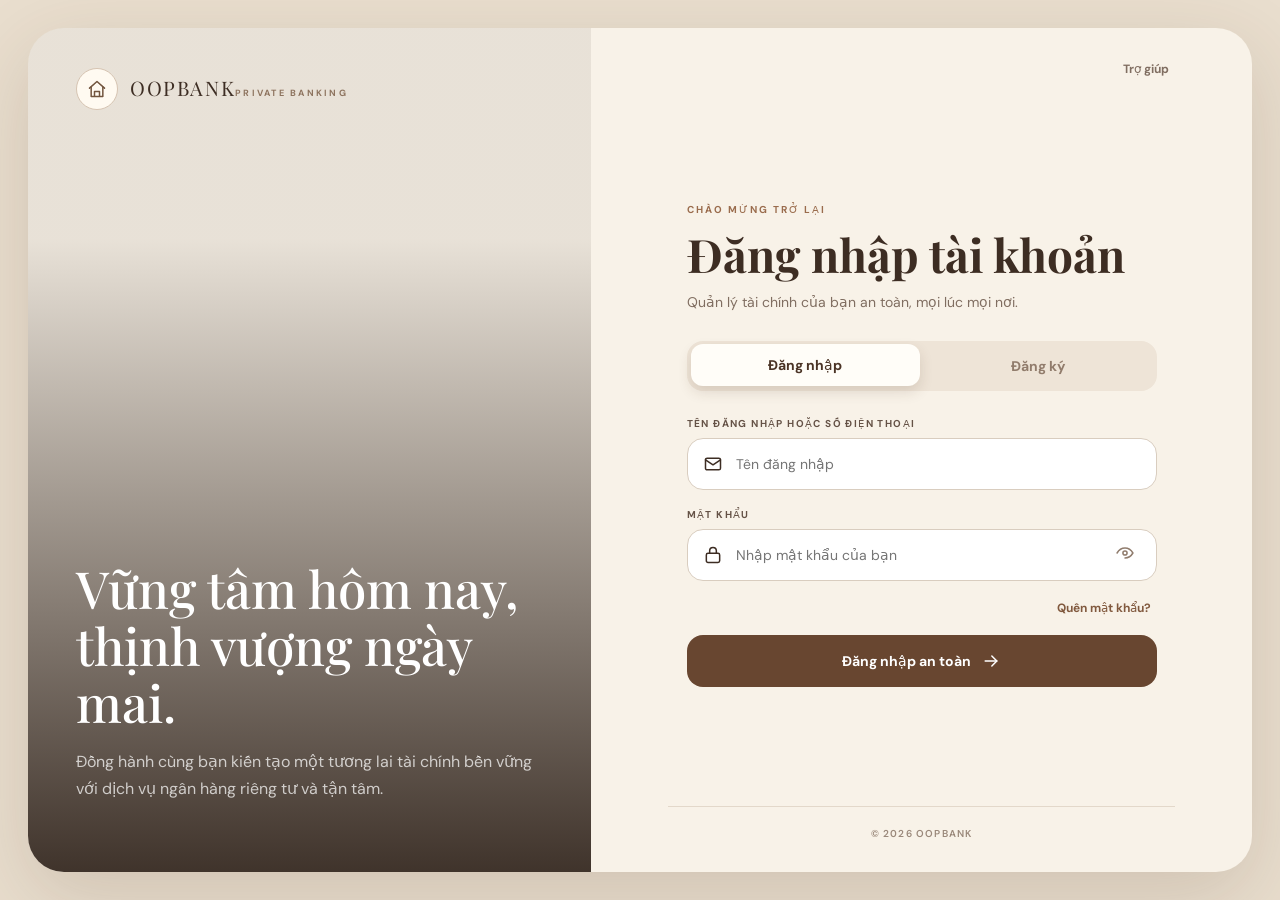
<file: docs/app/index.html>
<!doctype html>
<html lang="vi">
  <head>
    <meta charset="UTF-8" />
    <meta name="viewport" content="width=device-width, initial-scale=1.0" />
    <meta name="description" content="Đăng nhập OOPBank để quản lý tài chính và sử dụng dịch vụ ngân hàng số." />
    <link rel="icon" href="/favicon.svg" />
    <link rel="preconnect" href="https://fonts.googleapis.com" />
    <link rel="preconnect" href="https://fonts.gstatic.com" crossorigin />
    <link
      href="https://fonts.googleapis.com/css2?family=DM+Sans:wght@400;500;600;700&family=Playfair+Display:wght@500;600&display=swap"
      rel="stylesheet"
    />
    <link rel="stylesheet" href="style.css" />
    <title>Đăng nhập | OOPBank</title>
  </head>
  <body>
    <div id="app"></div>
    <script src="qwebchannel.js"></script>
    <script>
      globalThis.__OOPBANK_BRIDGES_READY__ = new Promise((resolve) => {
        if (typeof QWebChannel === "undefined" || !globalThis.qt?.webChannelTransport) {
          resolve();
          return;
        }
        new QWebChannel(globalThis.qt.webChannelTransport, (channel) => {
          globalThis.authBridge = channel.objects.authBridge ?? null;
          globalThis.accountBridge = channel.objects.accountBridge ?? null;
          globalThis.auditBridge = channel.objects.auditBridge ?? null;
          globalThis.billBridge = channel.objects.billBridge ?? null;
          globalThis.loanBridge = channel.objects.loanBridge ?? null;
          globalThis.pageBridge = channel.objects.pageBridge ?? null;
          globalThis.savingsBridge = channel.objects.savingsBridge ?? null;
          globalThis.staffBridge = channel.objects.staffBridge ?? null;
          globalThis.transactionBridge = channel.objects.transactionBridge ?? null;
          globalThis.userBridge = channel.objects.userBridge ?? null;
          resolve();
        });
      });
    </script>
    <script type="module" src="app.js"></script>
  </body>
</html>
</file>
<file: website/style.css>
/* ============================================================
   Biến màu / font / bóng đổ
   ============================================================ */
:root {
  --cream: #f7f4ef;
  --ivory: #fffdfa;
  --sand: #efe8dc;
  --espresso: #2c221e;
  --coffee: #8b5e3c;
  --caramel: #d4b996;
  --taupe: #927e70;
  --brown-muted: #685b53;

  --font-sans: "DM Sans", sans-serif;
  --font-display: "Playfair Display", serif;
  --font-mono: "DM Mono", monospace;

  --shadow-card: 0 12px 30px rgba(73, 51, 37, 0.06);
  --shadow-card-hover: 0 20px 45px rgba(73, 51, 37, 0.12);

  /* màu có độ trong suốt */
  --caramel-45: rgba(212, 185, 150, 0.45);
  --caramel-50: rgba(212, 185, 150, 0.5);
  --caramel-55: rgba(212, 185, 150, 0.55);
  --caramel-60: rgba(212, 185, 150, 0.6);
  --caramel-70: rgba(212, 185, 150, 0.7);
  --sand-60: rgba(239, 232, 220, 0.6);
  --sand-70: rgba(239, 232, 220, 0.7);
}

/* ============================================================
   Reset & nền
   ============================================================ */
*, *::before, *::after { box-sizing: border-box; }
html { scroll-behavior: smooth; }
body {
  margin: 0;
  min-width: 320px;
  background: var(--cream);
  color: var(--espresso);
  font-family: var(--font-sans);
  text-rendering: optimizeLegibility;
  -webkit-font-smoothing: antialiased;
}
::selection { background: var(--caramel); color: var(--espresso); }
a { color: inherit; text-decoration: none; }
h1, h2, h3, p { margin: 0; }
button { font: inherit; cursor: pointer; border: 0; }
[hidden] { display: none !important; }

.i { fill: none; stroke: currentColor; stroke-width: 1.8; stroke-linecap: round; stroke-linejoin: round; flex-shrink: 0; }
.i-thin { stroke-width: 2; }
.display { font-family: var(--font-display); }

/* Vòng focus bàn phím */
a:focus-visible, button:focus-visible { outline: 2px solid var(--coffee); outline-offset: 2px; }

/* ============================================================
   TRANG CHỦ
   ============================================================ */
.home { position: relative; min-height: 100vh; overflow: hidden; background: var(--cream); }
.home-glow {
  position: absolute; inset: 0 0 auto 0; height: 24rem; pointer-events: none;
  background: radial-gradient(circle at top right, rgba(212, 185, 150, 0.32), transparent 48%);
}
.home-wrap {
  position: relative; display: flex; flex-direction: column;
  max-width: 80rem; min-height: 100vh; margin: 0 auto; padding: 0 1.25rem;
}

/* Header */
.top {
  display: flex; align-items: center; justify-content: space-between;
  padding: 1.25rem 0; border-bottom: 1px solid var(--caramel-50);
}
.brand { display: flex; align-items: center; gap: 0.75rem; border-radius: 999px; }
.brand-mark {
  display: flex; align-items: center; justify-content: center;
  width: 2.5rem; height: 2.5rem; border-radius: 50%;
  background: var(--espresso); color: var(--ivory);
  font: 600 0.875rem var(--font-display); transition: transform .2s;
}
.brand:hover .brand-mark { transform: rotate(6deg); }
.brand-name { display: none; font-size: 0.875rem; font-weight: 700; letter-spacing: -0.025em; }
.top-right { display: flex; align-items: center; gap: 0.75rem; }
.date {
  display: none; align-items: center; gap: 0.5rem;
  font-size: 0.875rem; text-transform: capitalize; color: var(--brown-muted);
}
.divider { width: 1px; height: 1.75rem; background: var(--caramel-70); }
.avatar {
  display: flex; align-items: center; justify-content: center;
  width: 2.5rem; height: 2.5rem; border-radius: 50%;
  border: 2px solid var(--ivory); background: var(--coffee); color: #fff;
  font-size: 0.75rem; font-weight: 700; box-shadow: 0 0 0 1px #D4B996;
}

/* Hero */
.home-main { flex: 1; padding: 3.5rem 0 4rem; }
.hero { display: grid; align-items: end; gap: 2.5rem; }
.pill {
  display: inline-flex; align-items: center; gap: 0.5rem; margin-bottom: 1.25rem;
  padding: 0.375rem 0.75rem; border-radius: 999px;
  border: 1px solid var(--caramel-60); background: rgba(255, 253, 250, 0.7);
  backdrop-filter: blur(8px); color: var(--coffee); font-size: 0.75rem; font-weight: 700;
}
.greet { margin-bottom: 0.5rem; font-size: 0.875rem; font-weight: 600; color: var(--brown-muted); }
.hero h1 {
  max-width: 48rem; font: 600 3rem/1.03 var(--font-display);
  letter-spacing: -0.045em; color: var(--espresso);
}
.hero h1 em { font-style: italic; color: var(--coffee); }
.hero-side { max-width: 28rem; }
.hero-side p { font-size: 1rem; line-height: 1.75rem; color: var(--brown-muted); }
.count {
  display: flex; align-items: center; gap: 0.75rem; margin-top: 1.25rem;
  font-size: 0.75rem; font-weight: 700; text-transform: uppercase;
  letter-spacing: 0.16em; color: var(--taupe);
}
.count::before { content: ""; width: 2.5rem; height: 1px; background: var(--caramel); }

/* Banner lời cảm ơn */
.banner {
  display: block; margin-top: 3rem; overflow: hidden; border-radius: 1.5rem;
  border: 1px solid var(--caramel-55); background: var(--espresso); color: var(--ivory);
  box-shadow: var(--shadow-card);
}
.banner-grid { display: grid; gap: 2rem; padding: 1.5rem; }
.banner-icon {
  display: flex; align-items: center; justify-content: center;
  width: 2.75rem; height: 2.75rem; margin-bottom: 1.25rem;
  border-radius: 1rem; background: rgba(255, 255, 255, 0.1); color: var(--caramel);
}
.kicker-light { font-size: 0.75rem; font-weight: 700; text-transform: uppercase; letter-spacing: 0.18em; color: var(--caramel); }
.banner h2 {
  max-width: 36rem; margin-top: 0.75rem;
  font: 600 1.875rem/1.2 var(--font-display); letter-spacing: -0.025em;
}
.banner p { max-width: 36rem; margin-top: 1rem; font-size: 0.875rem; line-height: 1.5rem; color: rgba(239, 232, 220, 0.75); }
/* Lưới công cụ */
.tools { display: grid; grid-template-columns: 1fr; gap: 1rem; margin-top: 1.25rem; }
.card {
  position: relative; display: flex; flex-direction: column; overflow: hidden;
  min-height: 18rem; padding: 1.5rem; border-radius: 1.5rem;
  border: 1px solid var(--caramel-55); background: var(--ivory); box-shadow: var(--shadow-card);
  transition: transform .3s, border-color .3s, box-shadow .3s;
}
.card:hover { transform: translateY(-0.25rem); border-color: rgba(139, 94, 60, 0.35); box-shadow: var(--shadow-card-hover); }
.card:focus-visible { outline: none; box-shadow: 0 0 0 4px var(--cream), 0 0 0 6px var(--coffee); }
.card-blob {
  position: absolute; top: -4rem; right: -4rem; width: 11rem; height: 11rem;
  border-radius: 50%; background: var(--sand-60); transition: transform .5s;
}
.card:hover .card-blob { transform: scale(1.25); }
.card-top { position: relative; display: flex; align-items: flex-start; justify-content: space-between; gap: 1rem; }
.card-icon {
  display: flex; align-items: center; justify-content: center;
  width: 3rem; height: 3rem; border-radius: 1rem;
  border: 1px solid var(--caramel-60); background: var(--cream); color: var(--coffee);
  box-shadow: 0 1px 2px rgba(0, 0, 0, 0.05);
}
.card-num { font: 400 0.75rem var(--font-mono); letter-spacing: 0.1em; color: var(--taupe); }
.card-body { position: relative; margin-top: auto; padding-top: 2.5rem; }
.card-label {
  display: block; margin-bottom: 0.75rem; font-size: 0.68rem; font-weight: 700;
  text-transform: uppercase; letter-spacing: 0.18em; color: var(--coffee);
}
.card h2 { font: 600 1.5rem/1.3 var(--font-display); letter-spacing: -0.025em; color: var(--espresso); }
.card p { max-width: 32rem; margin-top: 0.75rem; font-size: 0.875rem; line-height: 1.5rem; color: var(--brown-muted); }
.card-go { display: flex; align-items: center; gap: 0.5rem; margin-top: 1.5rem; font-size: 0.875rem; font-weight: 700; color: var(--espresso); }
.card-go span {
  display: flex; align-items: center; justify-content: center;
  width: 2rem; height: 2rem; border-radius: 50%;
  background: var(--espresso); color: var(--ivory); transition: transform .3s;
}
.card:hover .card-go span { transform: translate(0.25rem, -0.25rem); }

/* Footer */
.foot {
  display: flex; flex-direction: column; gap: 0.5rem; padding: 1.75rem 0;
  border-top: 1px solid var(--caramel-50); font-size: 0.75rem; color: var(--taupe);
}

/* Nút cài đặt + hộp thông báo trong banner */
.install {
  display: inline-flex; align-items: center; gap: 0.5rem; margin-top: 1.5rem;
  padding: 0.75rem 1.25rem; border-radius: 0.75rem;
  background: var(--ivory); color: var(--espresso);
  font-size: 0.875rem; font-weight: 700; transition: background-color .2s, transform .2s;
}
.install:hover { background: var(--sand); transform: translateY(-1px); }
.install:focus-visible { outline: 2px solid var(--caramel); outline-offset: 3px; }
.install-help {
  max-width: 36rem; margin-top: 1rem; padding: 0.75rem 1rem; border-radius: 0.75rem;
  background: rgba(255, 255, 255, 0.08); font-size: 0.875rem; line-height: 1.5rem;
  color: rgba(239, 232, 220, 0.85);
}
.install-help strong { color: var(--ivory); }

/* ============================================================
   RESPONSIVE (mobile-first)
   ============================================================ */
@media (min-width: 640px) {
  .home-wrap { padding: 0 2rem; }
  .top { padding: 1.5rem 0; }
  .top-right { gap: 1.25rem; }
  .brand-name { display: block; }
  .home-main { padding-top: 5rem; }
  .hero h1 { font-size: 3.75rem; }
  .banner { margin-top: 4rem; }
  .banner-grid { padding: 2rem; }
  .banner h2 { font-size: 2.25rem; }
    .tools { grid-template-columns: repeat(2, 1fr); gap: 1.25rem; }
  .card { padding: 1.75rem; }
  .card h2 { font-size: 1.7rem; }
  .foot { flex-direction: row; align-items: center; justify-content: space-between; }

}

@media (min-width: 768px) {
  .date { display: flex; }
}

@media (min-width: 1024px) {
  .home-wrap { padding: 0 3rem; }
  .hero { grid-template-columns: 1.45fr 0.55fr; }
  .hero h1 { font-size: 4.5rem; }
  .hero-side { justify-self: end; padding-bottom: 0.5rem; }
  .banner-grid { padding: 2.5rem; }
  .tools { grid-template-columns: repeat(3, 1fr); }

}

@media (prefers-reduced-motion: reduce) {
  html { scroll-behavior: auto; }
  * { transition: none !important; }
}
</file>
<file: docs/app/style.css>
:root {
  --ink: #3d2d23;
  --muted: #806e61;
  --paper: #fffaf2;
  --cream: #f3ecdf;
  --line: #e2d6c7;
  --brand: #684630;
  --brand-dark: #4f3728;
  --soft: #eee3d6;
  --green: #52704b;
  font-family: "DM Sans", sans-serif;
  color: var(--ink);
  background: var(--cream);
  font-synthesis: none;
}

* { box-sizing: border-box; }
body { margin: 0; min-width: 320px; min-height: 100vh; }
button, input, select { font: inherit; }
button { cursor: pointer; }
.display { font-family: "Playfair Display", serif; }
.hidden { display: none !important; }
.icon { width: 20px; height: 20px; fill: none; stroke: currentColor; stroke-width: 1.8; stroke-linecap: round; stroke-linejoin: round; }
.brand { display: flex; align-items: center; gap: 12px; }
.brand-mark { display: grid; place-items: center; width: 42px; height: 42px; border: 1px solid #d6c4b2; border-radius: 50%; background: #fffaf1; color: #71543d; }
.brand-name { font-family: "Playfair Display", serif; font-size: 20px; letter-spacing: .08em; line-height: 1; }
.brand-sub { margin-top: 5px; color: #8d735e; font-size: 9px; font-weight: 700; letter-spacing: .25em; text-transform: uppercase; }

/* Authentication */
.auth-shell { min-height: 100vh; padding: 28px; background: #e9dece; }
.auth-card { display: grid; grid-template-columns: .92fr 1.08fr; min-height: calc(100vh - 56px); max-width: 1440px; margin: auto; overflow: hidden; border-radius: 36px; background: #f8f2e8; box-shadow: 0 24px 80px rgba(73,49,32,.16); }
.auth-visual { position: relative; overflow: hidden; background: url("https://images.unsplash.com/photo-1758448093806-88b2089068ab?crop=entropy&cs=tinysrgb&fit=crop&fm=jpg&q=85&w=1600") center/cover; }
.auth-visual::after { content: ""; position: absolute; inset: 0; background: linear-gradient(180deg,rgba(45,30,20,.08) 25%,rgba(38,25,17,.88)); }
.visual-top, .visual-copy { position: absolute; z-index: 1; left: 48px; right: 48px; }
.visual-top { top: 40px; }
.visual-copy { bottom: 54px; color: white; }
.visual-copy h2 { margin: 0; font-size: clamp(38px,4vw,56px); font-weight: 500; line-height: 1.12; }
.visual-copy p { max-width: 480px; color: rgba(255,255,255,.72); line-height: 1.7; }
.auth-panel { display: flex; flex-direction: column; padding: 32px clamp(30px,6vw,88px); }
.auth-help { align-self: flex-end; border: 0; background: transparent; color: var(--muted); font-size: 12px; font-weight: 700; }
.auth-form-wrap { width: 100%; max-width: 470px; margin: auto; padding: 36px 0; }
.eyebrow { color: #9a6c4d; font-size: 10px; font-weight: 700; letter-spacing: .2em; text-transform: uppercase; }
.auth-form-wrap h1 { margin: 10px 0; font-size: clamp(36px,4vw,46px); line-height: 1.15; }
.subcopy { margin: 0 0 28px; color: var(--muted); font-size: 14px; line-height: 1.6; }
.tabs { display: grid; grid-template-columns: 1fr 1fr; gap: 4px; margin-bottom: 26px; padding: 4px; border-radius: 16px; background: #eee4d7; }
.tab { padding: 12px; border: 0; border-radius: 12px; background: transparent; color: #917c6c; font-size: 14px; font-weight: 700; }
.tab.active { background: #fffdf8; color: #4a3325; box-shadow: 0 2px 8px rgba(80,50,30,.07); }
.form-stack { display: grid; gap: 18px; }
.field label, .field-label { display: block; margin-bottom: 8px; color: #655246; font-size: 10px; font-weight: 700; letter-spacing: .14em; text-transform: uppercase; }
.input-wrap { display: flex; align-items: center; gap: 11px; height: 52px; padding: 0 15px; border: 1px solid #d9cdbf; border-radius: 16px; background: white; transition: .2s; }
.input-wrap:focus-within { border-color: #8a6043; box-shadow: 0 0 0 3px rgba(138,96,67,.09); }
.input-wrap input, .input-wrap select { flex: 1; min-width: 0; border: 0; outline: 0; background: transparent; color: var(--ink); font-size: 14px; }
.password-toggle { border: 0; background: transparent; color: #907c6d; }
.forgot-row { display: flex; justify-content: flex-end; }
.link-button { border: 0; background: transparent; color: #81593e; font-size: 12px; font-weight: 700; }
.primary { display: flex; align-items: center; justify-content: center; gap: 10px; min-height: 52px; padding: 0 22px; border: 0; border-radius: 16px; background: var(--brand); color: white; font-size: 14px; font-weight: 700; transition: .2s; }
.primary:hover { transform: translateY(-1px); background: var(--brand-dark); }
.auth-footer { display: flex; justify-content: center; padding-top: 20px; border-top: 1px solid #e3d8ca; color: #9a887a; font-size: 10px; font-weight: 600; letter-spacing: .12em; text-transform: uppercase; }

/* Application chrome */
.app-header { position: sticky; z-index: 20; top: 0; border-bottom: 1px solid #e6dacb; background: rgba(248,242,232,.92); backdrop-filter: blur(18px); }
.header-inner { display: flex; align-items: center; justify-content: space-between; max-width: 1280px; height: 80px; margin: auto; padding: 0 28px; }
.desktop-nav { display: flex; gap: 5px; }
.nav-button { display: flex; align-items: center; gap: 8px; padding: 11px 16px; border: 0; border-radius: 12px; background: transparent; color: var(--muted); font-size: 13px; font-weight: 700; }
.nav-button.active, .nav-button:hover { background: #eadfd1; color: #67452f; }
.header-actions { display: flex; align-items: center; gap: 10px; }
.circle-button { position: relative; display: grid; place-items: center; width: 42px; height: 42px; border: 1px solid #ddcfc0; border-radius: 50%; background: #fffaf1; color: #674d3b; }
.unread { position: absolute; top: 9px; right: 9px; width: 6px; height: 6px; border-radius: 50%; background: #b45f4d; }
.avatar { display: flex; align-items: center; gap: 9px; padding: 4px 12px 4px 4px; border: 0; border-radius: 24px; background: #e9ddce; color: var(--ink); font-size: 12px; font-weight: 700; }
.avatar b { display: grid; place-items: center; width: 34px; height: 34px; border-radius: 50%; background: var(--brand); color: white; }
.page-container { max-width: 1280px; margin: auto; padding: 38px 28px 110px; }
.welcome { display: flex; align-items: end; justify-content: space-between; margin-bottom: 28px; }
.welcome p { margin: 0; color: #8a7668; font-size: 14px; }
.welcome h1 { margin: 4px 0 0; font-size: clamp(32px,4vw,42px); font-weight: 500; }
.grid-main { display: grid; grid-template-columns: 1.45fr .8fr; gap: 22px; }
.balance-card { position: relative; overflow: hidden; min-height: 245px; padding: 32px; border-radius: 28px; background: var(--brand); color: white; box-shadow: 0 20px 50px rgba(78,49,31,.18); }
.balance-card::after { content: ""; position: absolute; width: 260px; height: 260px; right: -80px; top: -120px; border: 48px solid rgba(255,255,255,.05); border-radius: 50%; }
.balance-label { color: rgba(255,255,255,.6); font-size: 10px; font-weight: 700; letter-spacing: .18em; text-transform: uppercase; }
.balance-line { position: relative; z-index: 1; display: flex; align-items: center; gap: 12px; margin-top: 14px; }
.balance { font-size: clamp(30px,4vw,42px); font-weight: 700; }
.ghost-button { border: 0; background: transparent; color: rgba(255,255,255,.72); }
.account-meta { position: absolute; z-index: 1; right: 32px; bottom: 28px; left: 32px; display: flex; gap: 48px; padding-top: 20px; border-top: 1px solid rgba(255,255,255,.15); }
.account-meta small { display: block; margin-bottom: 5px; color: rgba(255,255,255,.5); text-transform: uppercase; }
.surface { padding: 26px; border: 1px solid var(--line); border-radius: 28px; background: var(--paper); }
.surface-title { display: flex; align-items: center; justify-content: space-between; }
.surface-title h2 { margin: 0; font-size: 22px; font-weight: 500; }
.text-action { border: 0; background: transparent; color: #8a5c3e; font-size: 11px; font-weight: 700; }
.quick-grid { display: grid; grid-template-columns: repeat(3,1fr); gap: 22px 12px; margin-top: 28px; }
.quick { display: flex; flex-direction: column; align-items: center; gap: 10px; border: 0; background: transparent; color: #6f5b4e; font-size: 11px; font-weight: 700; }
.quick span { display: grid; place-items: center; width: 50px; height: 50px; border-radius: 16px; background: var(--soft); color: #72503a; transition: .2s; }
.quick:hover span { transform: translateY(-3px); background: var(--brand); color: white; }
.product-grid, .content-grid { display: grid; grid-template-columns: 1fr 1fr; gap: 22px; margin-top: 22px; }
.content-grid.single { grid-template-columns: 1fr; }
.product-head { display: flex; align-items: center; justify-content: space-between; }
.product-title { display: flex; align-items: center; gap: 12px; }
.icon-box { display: grid; place-items: center; width: 44px; height: 44px; border-radius: 15px; background: #e8dac9; color: #745039; }
.product-title h3 { margin: 3px 0 0; font-family: "Playfair Display",serif; font-size: 21px; }
.status { padding: 6px 10px; border-radius: 20px; background: #e8f0e4; color: var(--green); font-size: 9px; font-weight: 700; }
.product-value { margin: 24px 0 6px; font-size: 23px; font-weight: 700; }
.product-note { color: var(--muted); font-size: 12px; }
.progress { height: 8px; margin: 16px 0; overflow: hidden; border-radius: 8px; background: #eadfd2; }
.progress i { display: block; width: 38%; height: 100%; border-radius: inherit; background: #9b6a4c; }
.secondary { width: 100%; margin-top: 22px; padding: 12px; border: 1px solid #bfa991; border-radius: 13px; background: transparent; color: #67452f; font-size: 12px; font-weight: 700; }
.secondary:hover { background: var(--brand); color: white; }
.transaction { display: flex; align-items: center; gap: 12px; padding: 15px 0; border-bottom: 1px solid #eadfd2; }
.transaction:last-child { border: 0; }
.transaction .info { flex: 1; min-width: 0; }
.transaction p { margin: 0; font-size: 13px; font-weight: 700; }
.transaction small { color: #9a887a; }
.amount { font-size: 12px; font-weight: 700; }
.positive { color: var(--green); }
.promo { position: relative; overflow: hidden; background: #d7b894; }
.promo h2 { max-width: 360px; margin: 18px 0 12px; font-size: 32px; font-weight: 500; line-height: 1.2; }
.promo p { max-width: 360px; color: #684b38; font-size: 12px; line-height: 1.6; }

/* Feature pages */
.feature-header { border-bottom: 1px solid #e6dacb; background: #f8f2e8; }
.feature-header-inner { display: flex; align-items: center; justify-content: space-between; max-width: 1120px; height: 80px; margin: auto; padding: 0 28px; }
.back { display: flex; align-items: center; gap: 7px; padding: 9px 12px; border: 0; border-radius: 11px; background: transparent; color: #6e5140; font-size: 12px; font-weight: 700; }
.back:hover { background: #eadfd1; }
.feature-container { max-width: 1120px; margin: auto; padding: 42px 28px 100px; }
.feature-title { display: flex; align-items: center; gap: 16px; }
.feature-title h1 { margin: 4px 0 0; font-size: 40px; font-weight: 500; }
.feature-description { max-width: 620px; margin: 15px 0 30px; color: var(--muted); line-height: 1.6; }
.service-grid { display: grid; grid-template-columns: repeat(3,1fr); gap: 15px; }
.service-item { display: flex; align-items: center; gap: 14px; padding: 20px; border: 1px solid var(--line); border-radius: 18px; background: var(--paper); color: var(--ink); text-align: left; font-weight: 700; }
.service-item .icon-box { flex: none; }
.service-item b { flex: 1; }
.feature-layout { display: grid; grid-template-columns: 1fr .52fr; gap: 22px; }
.form-card { padding: 30px; border: 1px solid var(--line); border-radius: 28px; background: var(--paper); }
.form-card h2 { margin: 0 0 24px; font-size: 26px; font-weight: 500; }
.form-card form { display: grid; gap: 18px; }
.source-card { height: fit-content; padding: 25px; border-radius: 26px; background: #e6d5c1; }
.source-card hr { margin: 20px 0; border: 0; border-top: 1px solid #cdb69f; }
.source-card p { margin: 6px 0; color: var(--muted); font-size: 12px; }
.source-card strong { font-size: 20px; }
.bill-types { display: grid; grid-template-columns: repeat(3,1fr); gap: 10px; }
.bill-type { display: flex; flex-direction: column; align-items: center; gap: 8px; padding: 14px 6px; border: 1px solid #ddd0c1; border-radius: 16px; background: white; color: var(--muted); font-size: 11px; font-weight: 700; }
.bill-type.active { border-color: var(--brand); background: var(--soft); color: var(--brand); }
.success { padding: 40px 10px; text-align: center; }
.success .success-icon { display: grid; place-items: center; width: 64px; height: 64px; margin: auto; border-radius: 50%; background: #e6efe1; color: var(--green); }
.success h2 { margin: 20px 0 8px; }
.account-grid { display: grid; grid-template-columns: 1fr 1fr; gap: 18px; }
.account-card { padding: 26px; border: 1px solid var(--line); border-radius: 26px; background: var(--paper); }
.account-card.primary-account { border: 0; background: var(--brand); color: white; }
.account-card .product-value { margin-top: 35px; }

/* Inbox */
.inbox { display: grid; grid-template-columns: .85fr 1.15fr; overflow: hidden; min-height: 450px; border: 1px solid var(--line); border-radius: 26px; background: var(--paper); }
.message-list { border-right: 1px solid var(--line); }
.inbox-title { display: flex; align-items: center; justify-content: space-between; padding: 18px 20px; border-bottom: 1px solid var(--line); }
.inbox-title h2 { margin: 0; font-size: 21px; }
.badge { padding: 5px 9px; border-radius: 20px; background: var(--brand); color: white; font-size: 9px; font-weight: 700; }
.message-item { display: flex; width: 100%; gap: 12px; padding: 16px; border: 0; border-bottom: 1px solid #eee5da; background: transparent; color: var(--ink); text-align: left; }
.message-item.active { background: var(--soft); }
.message-info { flex: 1; min-width: 0; }
.message-info strong, .message-info span { display: block; overflow: hidden; text-overflow: ellipsis; white-space: nowrap; }
.message-info span { margin-top: 5px; color: var(--muted); font-size: 10px; }
.message-time { color: #9a887a; font-size: 9px; }
.message-detail { display: flex; flex-direction: column; padding: 30px; }
.message-detail-head { display: flex; align-items: center; gap: 14px; }
.message-detail h2 { margin: 4px 0 0; font-size: 27px; }
.message-body { margin-top: 26px; padding: 20px; border-radius: 18px; background: #f3eade; color: #5e493b; font-size: 14px; line-height: 1.8; }
.otp { display: flex; justify-content: center; gap: 8px; margin-top: 20px; }
.otp b { display: grid; place-items: center; width: 40px; height: 40px; border-radius: 11px; background: white; color: var(--brand); font-size: 18px; box-shadow: 0 2px 8px rgba(80,50,30,.08); }
.message-footer { display: flex; justify-content: space-between; margin-top: auto; padding-top: 24px; border-top: 1px solid var(--line); }
.mobile-nav { display: none; }

@media (max-width: 900px) {
  .auth-shell { padding: 12px; }
  .auth-card { display: block; min-height: calc(100vh - 24px); border-radius: 26px; }
  .auth-visual { display: none; }
  .auth-panel { min-height: calc(100vh - 24px); padding: 24px; }
  .desktop-nav { display: none; }
  .grid-main, .product-grid, .content-grid, .feature-layout { grid-template-columns: 1fr; }
  .service-grid { grid-template-columns: 1fr 1fr; }
  .mobile-nav { position: fixed; z-index: 30; right: 12px; bottom: 12px; left: 12px; display: flex; justify-content: space-around; padding: 8px; border: 1px solid var(--line); border-radius: 18px; background: rgba(255,250,242,.95); box-shadow: 0 12px 35px rgba(70,45,29,.16); backdrop-filter: blur(16px); }
  .mobile-nav button { display: flex; flex-direction: column; align-items: center; gap: 4px; padding: 7px 12px; border: 0; border-radius: 11px; background: transparent; color: #9a887a; font-size: 9px; font-weight: 700; }
  .mobile-nav button.active { background: var(--soft); color: var(--brand); }
}

@media (max-width: 640px) {
  .header-inner, .feature-header-inner { padding: 0 16px; }
  .brand-sub, .avatar span { display: none; }
  .page-container, .feature-container { padding-right: 16px; padding-left: 16px; }
  .welcome time { display: none; }
  .balance-card { padding: 24px; }
  .account-meta { right: 24px; bottom: 22px; left: 24px; gap: 24px; }
  .quick-grid { gap: 5px; }
  .quick span { width: 45px; height: 45px; }
  .account-grid, .service-grid { grid-template-columns: 1fr; }
  .inbox { display: block; }
  .message-list { border-right: 0; border-bottom: 1px solid var(--line); }
  .message-detail { min-height: 430px; padding: 22px; }
  .feature-title h1 { font-size: 34px; }
}

/* ===== Teller / Admin ===== */
.role-chip { padding: 7px 12px; border-radius: 20px; font-size: 10px; font-weight: 700; letter-spacing: .14em; }
.role-chip.admin { background: var(--brand); color: #fff; }
.role-chip.teller { background: #e8f0e4; color: var(--green); }
.stat-grid { display: grid; grid-template-columns: repeat(4, 1fr); gap: 16px; margin-bottom: 22px; }
.stat { display: flex; align-items: center; gap: 14px; padding: 20px; border: 1px solid var(--line); border-radius: 22px; background: var(--paper); transition: transform .18s ease, box-shadow .18s ease; }
.stat:hover { transform: translateY(-3px); box-shadow: 0 12px 26px rgba(78,49,31,.12); }
.stat small { display: block; color: var(--muted); font-size: 10px; font-weight: 700; letter-spacing: .12em; text-transform: uppercase; }
.stat b { display: block; margin-top: 4px; font-size: 24px; }
.chip { padding: 6px 10px; border-radius: 20px; font-size: 9px; font-weight: 700; white-space: nowrap; }
.chip.ok { background: #e8f0e4; color: var(--green); }
.chip.warn { background: #f4e1dc; color: #9a4a3a; }
.chip.role { background: var(--soft); color: var(--brand); }
.row { display: flex; align-items: center; gap: 12px; padding: 15px 0; border-bottom: 1px solid #eadfd2; }
.row:last-child { border: 0; }
.row .info { flex: 1; min-width: 0; }
.row p { margin: 0; font-size: 13px; font-weight: 700; }
.row small { color: #9a887a; }
.row-actions { display: flex; flex-wrap: wrap; gap: 8px; }
.btn-sm { padding: 8px 13px; border: 1px solid #bfa991; border-radius: 11px; background: transparent; color: #67452f; font-size: 11px; font-weight: 700; }
.btn-sm:hover { border-color: var(--brand); background: var(--brand); color: #fff; }
.btn-sm.danger:hover { border-color: #9a4a3a; background: #9a4a3a; }
.btn-sm:disabled { opacity: .4; pointer-events: none; }
.search-row { display: flex; gap: 10px; margin-bottom: 18px; }
.search-row .input-wrap { flex: 1; }
.form-grid { display: grid; grid-template-columns: 1fr 1fr; gap: 16px; }
.quick-list { display: grid; gap: 12px; margin-top: 20px; }
.toast { position: fixed; z-index: 50; bottom: 28px; left: 50%; padding: 14px 22px; border-radius: 14px; background: var(--brand); color: #fff; font-size: 13px; font-weight: 700; box-shadow: 0 14px 34px rgba(70,45,29,.28); transform: translateX(-50%); animation: toast-rise .25s ease; }
@keyframes toast-rise { from { opacity: 0; transform: translate(-50%, 10px); } }
@media (max-width: 900px) { .stat-grid { grid-template-columns: 1fr 1fr; } }
@media (max-width: 640px) { .stat-grid, .form-grid { grid-template-columns: 1fr; } .search-row { flex-direction: column; } .row { flex-wrap: wrap; } }

/* ===== Hiệu ứng nút nổi lên (dùng chung mọi vai trò) ===== */
.primary, .secondary, .btn-sm, .nav-button, .circle-button, .avatar, .tab, .back, .service-item, .bill-type, .mobile-nav button, .quick span {
  transition: transform .18s ease, box-shadow .18s ease, background .18s, color .18s, border-color .18s;
}
.nav-button.active, .tab.active, .bill-type.active, .mobile-nav button.active { transform: translateY(-1px); box-shadow: 0 6px 14px rgba(78,49,31,.14); }
.primary:hover, .secondary:hover, .btn-sm:hover, .nav-button:hover, .circle-button:hover, .avatar:hover, .tab:hover, .back:hover, .service-item:hover, .bill-type:hover, .mobile-nav button:hover,
.primary:focus-visible, .secondary:focus-visible, .btn-sm:focus-visible, .nav-button:focus-visible, .circle-button:focus-visible, .avatar:focus-visible, .service-item:focus-visible {
  transform: translateY(-2px); box-shadow: 0 8px 18px rgba(78,49,31,.18); outline: none;
}
.primary:active, .secondary:active, .btn-sm:active, .nav-button:active, .circle-button:active, .avatar:active, .service-item:active { transform: translateY(0); box-shadow: 0 2px 6px rgba(78,49,31,.16); }
@media (prefers-reduced-motion: reduce) { * { transition: none !important; animation: none !important; } }
/* Modal Pop-up PIN & OTP */
.modal-backdrop {
  position: fixed;
  z-index: 100;
  inset: 0;
  display: grid;
  place-items: center;
  padding: 20px;
  background: rgba(38, 25, 17, 0.65);
  backdrop-filter: blur(8px);
  animation: fadeIn 0.2s ease;
}

.modal-card {
  width: 100%;
  max-width: 440px;
  padding: 32px;
  border-radius: 28px;
  background: var(--paper);
  box-shadow: 0 24px 80px rgba(73, 49, 32, 0.28);
}

.modal-head {
  display: flex;
  align-items: center;
  gap: 14px;
  margin-bottom: 24px;
}

.modal-head h3 {
  margin: 0;
  font-family: "Playfair Display", serif;
  font-size: 22px;
}

.modal-head small {
  color: var(--muted);
}

.modal-actions {
  display: grid;
  grid-template-columns: 1fr 1.2fr;
  gap: 12px;
  margin-top: 24px;
}

.close-savings-box {
  margin-top: 24px;
}

.divider {
  margin: 24px 0;
  border: 0;
  border-top: 1px solid var(--line);
}

@keyframes fadeIn {
  from { opacity: 0; transform: scale(0.96); }
  to { opacity: 1; transform: scale(1); }
}
/* ===== Vay vốn: tab, hồ sơ, tiến trình, giải ngân, quản lý ===== */
.loan-tabs { display: flex; gap: 4px; margin-bottom: 26px; padding: 4px; overflow-x: auto; border-radius: 16px; background: #eee4d7; }
.loan-tabs .tab { flex: 1 0 auto; padding: 12px 18px; white-space: nowrap; }
.tab-badge { display: inline-grid; place-items: center; min-width: 18px; height: 18px; margin-left: 8px; padding: 0 5px; border-radius: 9px; background: #9a4a3a; color: #fff; font-size: 10px; font-style: normal; }
.stack { display: grid; gap: 22px; align-content: start; }
.doc-list { margin-bottom: 22px; }
.btn-sm.upload { cursor: pointer; }
.primary:disabled { opacity: .45; pointer-events: none; }
.loan-head { display: flex; align-items: flex-start; justify-content: space-between; gap: 12px; margin-bottom: 22px; }
.loan-head h2 { margin: 6px 0 4px; font-size: 30px; font-weight: 500; }
.loan-facts { display: grid; grid-template-columns: 1fr 1fr; gap: 14px; padding: 16px; border-radius: 18px; background: var(--soft); }
.loan-facts small { display: block; color: var(--muted); font-size: 10px; font-weight: 700; letter-spacing: .1em; text-transform: uppercase; }
.loan-facts b { display: block; margin-top: 4px; font-size: 15px; }
.loan-actions { display: flex; flex-wrap: wrap; gap: 12px; margin-top: 22px; }
.loan-actions .primary, .loan-actions .secondary { flex: 1; width: auto; margin: 0; }
.schedule { margin-top: 18px; border-top: 1px solid #eadfd2; }
.timeline { display: grid; grid-template-columns: repeat(4, 1fr); gap: 8px; margin: 0 0 20px; padding: 0; list-style: none; }
.timeline li { position: relative; display: flex; flex-direction: column; align-items: center; gap: 8px; color: #9a887a; font-size: 11px; text-align: center; }
.timeline li::before { content: ""; position: absolute; top: 14px; left: calc(-50% + 7px); width: calc(100% - 22px); height: 2px; background: #e0d3c3; }
.timeline li:first-child::before { display: none; }
.timeline li.done::before, .timeline li.current::before { background: #9b6a4c; }
.timeline .dot { position: relative; display: grid; place-items: center; width: 30px; height: 30px; border-radius: 50%; background: #eadfd2; color: #9a887a; font-size: 12px; font-weight: 700; }
.timeline .dot .icon { width: 14px; height: 14px; }
.timeline li.done .dot { background: var(--brand); color: #fff; }
.timeline li.current .dot { border: 2px solid var(--brand); background: var(--paper); color: var(--brand); }
.timeline li.done b, .timeline li.current b { color: var(--ink); }
@media (max-width: 640px) {
  .timeline { grid-template-columns: 1fr; gap: 12px; }
  .timeline li { flex-direction: row; text-align: left; }
  .timeline li::before { display: none; }
  .loan-facts { grid-template-columns: 1fr; }
}

/* ===== Thông báo kết quả, hộp chi tiết khoản vay ===== */
.loan-tabs.sub { margin-bottom: 18px; }
.notice { display: grid; gap: 4px; margin-bottom: 20px; padding: 14px 16px; border-left: 4px solid var(--brand); border-radius: 14px; background: var(--soft); }
.notice b { font-size: 13px; }
.notice p { margin: 0; color: var(--ink); font-size: 13px; line-height: 1.5; }
.notice small { color: var(--muted); font-size: 11px; }
.notice.ok { border-color: var(--green); background: #e8f0e4; }
.notice.warn { border-color: #9a4a3a; background: #f4e1dc; }
.modal-card.wide { max-width: 680px; max-height: 90vh; overflow-y: auto; }
.modal-head .chip { margin-left: auto; }
.modal-sub { margin: 22px 0 4px; color: #655246; font-size: 10px; font-weight: 700; letter-spacing: .14em; text-transform: uppercase; }
.modal-form { display: grid; gap: 16px; margin-top: 22px; }
.modal-card.wide .loan-actions, .modal-card.wide .notice { margin-top: 22px; margin-bottom: 0; }
.input-wrap.area { height: auto; padding: 12px 15px; align-items: flex-start; }
.input-wrap textarea { flex: 1; min-width: 0; border: 0; outline: 0; background: transparent; color: var(--ink); font: inherit; font-size: 14px; resize: vertical; }
.check-list { display: grid; gap: 10px; }
.check { display: flex; align-items: center; gap: 10px; font-size: 13px; }
.check input { width: 16px; height: 16px; accent-color: var(--brand); }
.modal-facts { margin-bottom: 20px; }

/* ===== Xem chi tiết giấy tờ trong hồ sơ ===== */
.doc-open { display: flex; align-items: center; gap: 12px; flex: 1; min-width: 0; padding: 0; border: 0; background: transparent; color: inherit; font: inherit; text-align: left; cursor: pointer; }
.doc-open .info { display: block; flex: 1; min-width: 0; }
.doc-open:hover p, .doc-open:focus-visible p { text-decoration: underline; }
.doc-open:focus-visible { outline: 2px solid var(--brand); outline-offset: 4px; border-radius: 10px; }
.modal-hint { color: var(--muted); font-weight: 500; letter-spacing: 0; text-transform: none; }
.doc-head { display: flex; align-items: center; justify-content: space-between; gap: 12px; margin: 22px 0 0; }
.doc-preview { display: grid; place-items: center; margin: 12px 0 18px; padding: 12px; border-radius: 16px; background: var(--soft); }
.doc-preview img { max-width: 100%; max-height: 320px; border-radius: 10px; }
.doc-preview.empty { gap: 6px; min-height: 180px; border: 1px dashed #cdb69f; color: var(--muted); text-align: center; align-content: center; }
.doc-preview.empty .icon { width: 36px; height: 36px; }
.doc-preview.empty p { margin: 0; color: var(--ink); font-size: 13px; font-weight: 700; }
.doc-preview.empty small { font-size: 11px; }
.doc-preview a { color: var(--brand); font-weight: 700; }

/* ===== Hộp thư nổi (khách hàng) ===== */
#msgbox { position: fixed; z-index: 150; right: 18px; bottom: 18px; display: flex; flex-direction: column; align-items: flex-end; gap: 12px; pointer-events: none; }
#msgbox > * { pointer-events: auto; }
@media (max-width: 900px) { #msgbox { right: 12px; bottom: calc(env(safe-area-inset-bottom, 0px) + 88px); } }
.msg-fab { position: relative; display: grid; place-items: center; width: 56px; height: 56px; border: 0; border-radius: 50%; background: var(--brand); color: #fff; box-shadow: 0 12px 28px rgba(70,45,29,.32); cursor: pointer; transition: transform .18s ease, box-shadow .18s ease; }
.msg-fab:hover, .msg-fab:focus-visible { transform: translateY(-2px); box-shadow: 0 16px 32px rgba(70,45,29,.38); outline: none; }
.msg-fab .icon { width: 24px; height: 24px; }
.msg-count { position: absolute; top: -5px; right: -5px; display: grid; place-items: center; min-width: 22px; height: 22px; padding: 0 6px; border: 2px solid var(--cream); border-radius: 11px; background: #b3412f; color: #fff; font-size: 11px; font-style: normal; font-weight: 700; }
.msg-panel { display: flex; flex-direction: column; width: min(390px, calc(100vw - 24px)); max-height: min(580px, 72vh); overflow: hidden; border: 1px solid var(--line); border-radius: 24px; background: var(--paper); box-shadow: 0 24px 60px rgba(60,40,26,.3); animation: msg-rise .2s ease; }
.msg-panel header { display: flex; align-items: center; justify-content: space-between; gap: 10px; padding: 16px 18px; border-bottom: 1px solid var(--line); }
.msg-panel header b { display: block; font-size: 15px; }
.msg-panel header small { color: var(--muted); font-size: 11px; }
.msg-head-actions { display: flex; align-items: center; gap: 8px; }
.msg-link { border: 0; background: transparent; color: #8a5c3e; font-size: 11px; font-weight: 700; cursor: pointer; }
.msg-link:hover { text-decoration: underline; }
.msg-close { width: 30px; height: 30px; border: 0; border-radius: 50%; background: var(--soft); color: var(--brand); font-size: 18px; line-height: 1; cursor: pointer; }
.msg-list { flex: 1; overflow-y: auto; }
.msg-entry { position: relative; border-bottom: 1px solid #eadfd2; }
.msg-entry:last-child { border: 0; }
.msg-entry.unread { background: #f8efe2; }
.msg-entry.unread::before { content: ""; position: absolute; top: 22px; left: 7px; width: 7px; height: 7px; border-radius: 50%; background: #b3412f; }
.msg-item { display: flex; align-items: center; gap: 12px; width: 100%; padding: 14px 16px 14px 20px; border: 0; background: transparent; color: inherit; font: inherit; text-align: left; cursor: pointer; }
.msg-item:hover { background: rgba(104,70,48,.06); }
.msg-item .icon-box, .msg-banner .icon-box { flex: none; width: 38px; height: 38px; border-radius: 13px; }
.msg-text { display: grid; flex: 1; min-width: 0; gap: 2px; }
.msg-text strong { font-size: 13px; }
.msg-text span { overflow: hidden; color: var(--muted); font-size: 12px; text-overflow: ellipsis; white-space: nowrap; }
.msg-item time { color: #9a887a; font-size: 10px; white-space: nowrap; }
.msg-detail { display: grid; gap: 10px; padding: 0 18px 16px 70px; }
.msg-detail p { margin: 0; color: var(--ink); font-size: 12px; line-height: 1.6; }
.msg-detail small, .otp-timer { color: var(--muted); font-size: 11px; }
.msg-detail .otp { display: flex; gap: 6px; }
.msg-detail .otp b { display: grid; place-items: center; width: 32px; height: 40px; border-radius: 10px; background: #fff; box-shadow: inset 0 0 0 1px var(--line); font-size: 18px; }
.msg-panel footer { display: grid; gap: 10px; padding: 14px 18px; border-top: 1px solid var(--line); background: var(--cream); }
.msg-sim-label { color: #655246; font-size: 10px; font-weight: 700; letter-spacing: .14em; text-transform: uppercase; }
.msg-sim { display: grid; grid-template-columns: repeat(3, 1fr); gap: 8px; }
.msg-sim button { display: flex; align-items: center; justify-content: center; gap: 6px; padding: 9px 6px; border: 1px solid #bfa991; border-radius: 12px; background: transparent; color: #67452f; font-size: 11px; font-weight: 700; cursor: pointer; }
.msg-sim button:hover { background: var(--brand); color: #fff; }
.msg-sim .icon { width: 14px; height: 14px; }
.msg-panel footer .msg-link { justify-self: start; }
.msg-banner { display: flex; align-items: center; gap: 12px; width: min(340px, calc(100vw - 24px)); padding: 12px 14px; border: 1px solid var(--line); border-radius: 18px; background: var(--paper); box-shadow: 0 16px 36px rgba(60,40,26,.26); color: inherit; font: inherit; text-align: left; cursor: pointer; animation: msg-rise .25s ease; }
@keyframes msg-rise { from { opacity: 0; transform: translateY(12px); } }

/* ===== Cấu hình kỳ hạn vay (Admin) ===== */
.term-list { display: grid; gap: 14px; margin-bottom: 18px; }
.term-row { display: grid; grid-template-columns: 1fr 1fr; gap: 14px; align-items: end; padding: 14px 16px; border-radius: 16px; background: var(--soft); }
.term-row .check { padding-bottom: 14px; font-weight: 700; }
@media (max-width: 640px) { .term-row { grid-template-columns: 1fr; } .term-row .check { padding-bottom: 0; } }

/* ===== Thanh báo đang nạp dữ liệu từ database ===== */
#loadbar { position: fixed; z-index: 300; top: 0; left: 0; width: 100%; height: 3px; background: linear-gradient(90deg, transparent, var(--brand), transparent) no-repeat; background-size: 40% 100%; opacity: 0; pointer-events: none; transition: opacity .2s; }
#loadbar.on { opacity: 1; animation: loadbar 1s linear infinite; }
@keyframes loadbar { from { background-position: -40% 0; } to { background-position: 140% 0; } }

/* Thẻ vai trò khách hàng — đồng bộ với ADMIN / TELLER */
.role-chip.customer { background: #ece3d6; color: #67452f; }

.feature-container > .back { margin: -18px 0 14px -12px; }
</file>
